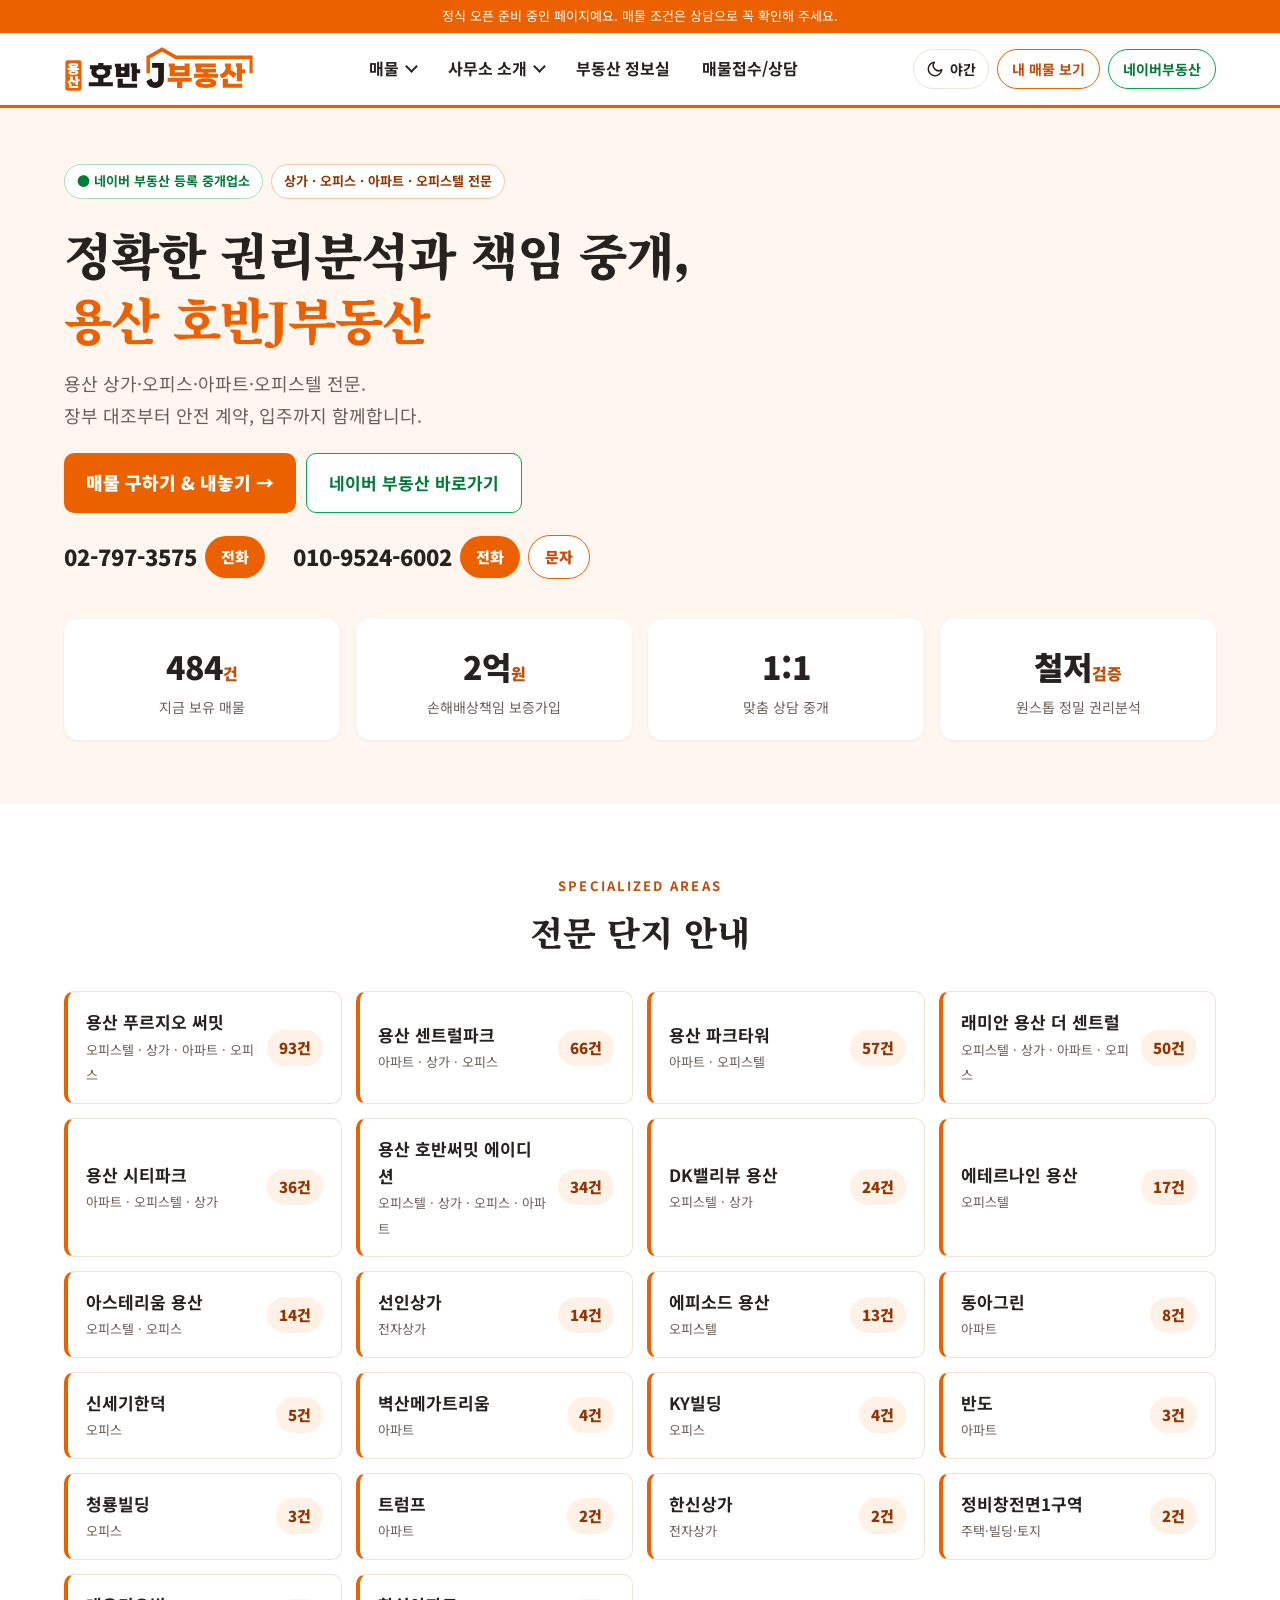
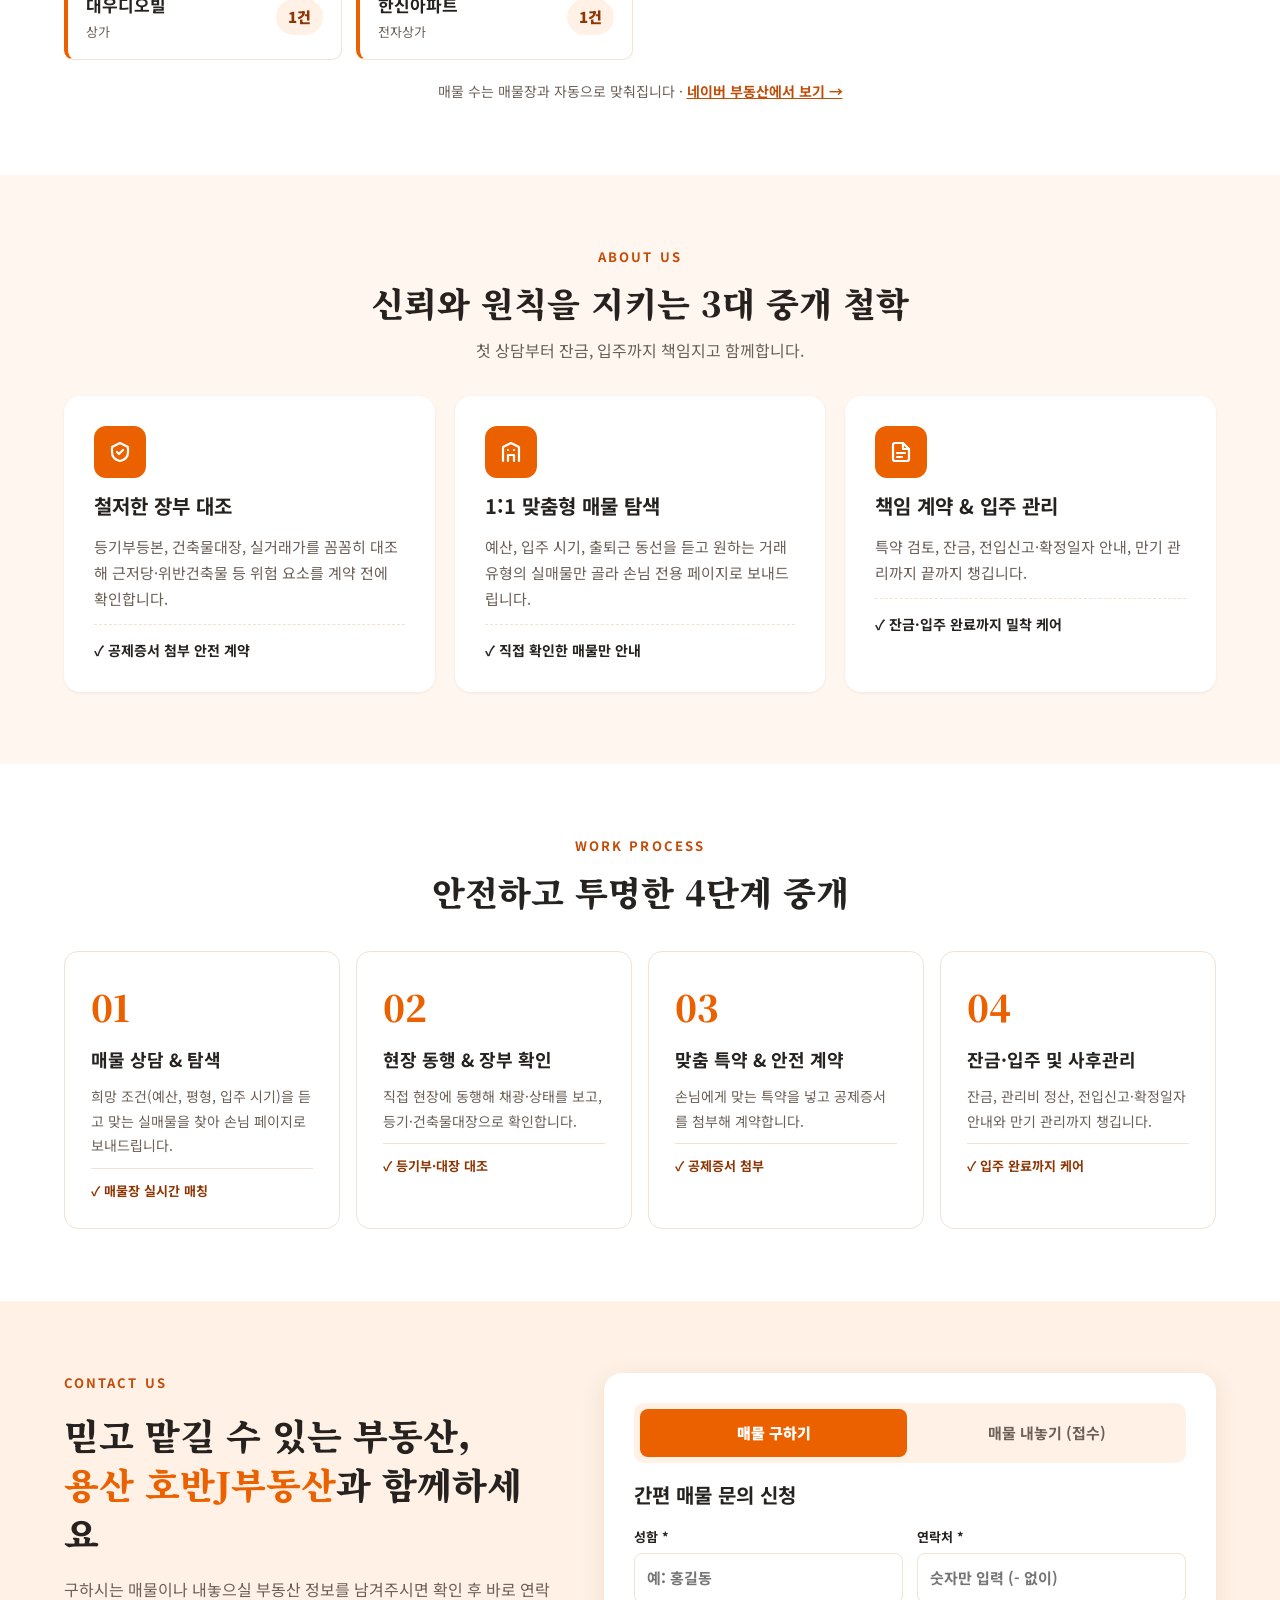
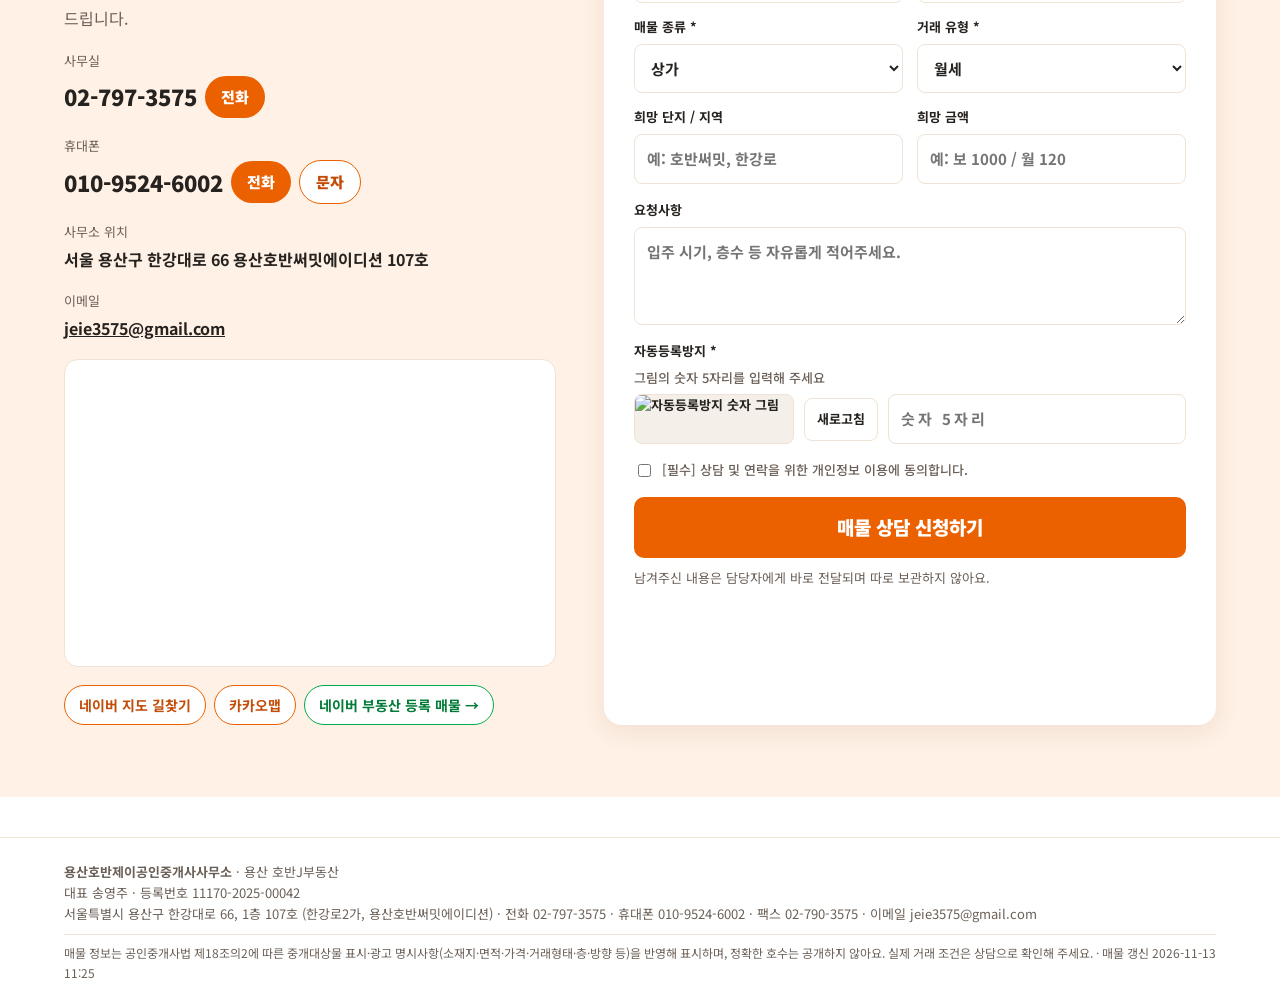
<file: index.html>
<!doctype html>
<html lang="ko"><head><meta charset="utf-8"><meta name="viewport" content="width=device-width,initial-scale=1">
<title>용산 호반J부동산 | 상가·오피스·아파트·오피스텔 전문</title>
<meta name="robots" content="noindex,nofollow"><!-- 시안: 공개 전까지 검색 노출 금지. 공개 때 index,follow 로 바꿈 -->
<meta name="description" content="용산 호반J부동산(용산호반제이공인중개사사무소) — 용산 상가·오피스·아파트·오피스텔 매매, 전세, 월세. 정확한 권리분석과 책임 중개.">
<meta property="og:title" content="용산 호반J부동산 | 상가·오피스·아파트·오피스텔 전문"><meta property="og:description" content="정확한 권리분석과 책임 중개. 용산 매물과 단지 정보를 한곳에서.">
<meta property="og:type" content="website"><meta property="og:locale" content="ko_KR">
<link rel="canonical" href="https://jeie-realty.github.io/">
<link rel="icon" href="assets/logo.svg">
<script>try{var t=localStorage.getItem("theme");if(t)document.documentElement.dataset.theme=t}catch(e){}</script>
<link rel="stylesheet" href="assets/site.css?v=11131000">
<style>form.ask label[hidden]{display:none}</style>
<script type="application/ld+json">{"@context":"https://schema.org","@type":"RealEstateAgent","name":"용산호반제이공인중개사사무소","alternateName":"용산 호반J부동산","address":{"@type":"PostalAddress","streetAddress":"서울특별시 용산구 한강대로 66, 1층 107호 (한강로2가, 용산호반써밋에이디션)","addressLocality":"서울특별시 용산구","addressCountry":"KR"},"telephone":"02-797-3575","faxNumber":"02-790-3575","email":"jeie3575@gmail.com","areaServed":["서울 용산구 한강로","용산","용산역"],"url":"https://jeie-realty.github.io/","sameAs":["https://m.land.naver.com/agency/info/jeie3575"]}</script>
</head><body>
<main class="home">

<section class="band hero2"><div class="wrap">
 <div class="badges">
  <a class="badge naver" href="https://m.land.naver.com/agency/info/jeie3575" rel="noopener">● 네이버 부동산 등록 중개업소</a>
  <span class="badge">상가 · 오피스 · 아파트 · 오피스텔 전문</span>
 </div>
 <h1>정확한 권리분석과 책임 중개,<br><em>용산 호반J부동산</em></h1>
 <p class="lead">용산 상가·오피스·아파트·오피스텔 전문.<br>장부 대조부터 안전 계약, 입주까지 함께합니다.</p>
 <div class="cta">
  <a class="main" href="#contact">매물 구하기 &amp; 내놓기 →</a>
  <a class="nv" href="https://m.land.naver.com/agency/info/jeie3575" rel="noopener">네이버 부동산 바로가기</a>
 </div>
 <div class="phones">
  <div class="ph1"><b>02-797-3575</b><a class="call" href="tel:027973575">전화</a></div>
  <div class="ph1"><b>010-9524-6002</b><a class="call" href="tel:01095246002">전화</a><a class="sms" href="sms:01095246002">문자</a></div>
 </div>
 <div class="stats">
  <div class="stat"><b id="cnt">-<small>건</small></b><span>지금 보유 매물</span></div>
  <div class="stat"><b>2억<small>원</small></b><span>손해배상책임 보증가입</span></div>
  <div class="stat"><b>1:1</b><span>맞춤 상담 중개</span></div>
  <div class="stat"><b>철저<small>검증</small></b><span>원스톱 정밀 권리분석</span></div>
 </div>
</div></section>

<section id="complex"><div class="wrap">
 <div class="sh"><span class="kick">SPECIALIZED AREAS</span><h2>전문 단지 안내</h2></div>
 <div class="cxg" id="cxg"></div>
 <p class="cxnote">매물 수는 매물장과 자동으로 맞춰집니다 · <a href="https://m.land.naver.com/agency/info/jeie3575" rel="noopener"><b>네이버 부동산에서 보기 →</b></a></p>
</div></section>

<section id="about" class="band"><div class="wrap">
 <div class="sh"><span class="kick">ABOUT US</span><h2>신뢰와 원칙을 지키는 3대 중개 철학</h2><p>첫 상담부터 잔금, 입주까지 책임지고 함께합니다.</p></div>
 <div class="g3">
  <div class="pc"><div class="ic"><svg width="24" height="24" viewBox="0 0 24 24" fill="none" stroke="#fff" stroke-width="2.2" stroke-linecap="round" stroke-linejoin="round" aria-hidden="true"><path d="M9 12l2 2 4-4"/><path d="M12 3l8 4v5c0 5-3.5 8-8 9-4.5-1-8-4-8-9V7z"/></svg></div>
   <h3>철저한 장부 대조</h3><p>등기부등본, 건축물대장, 실거래가를 꼼꼼히 대조해 근저당·위반건축물 등 위험 요소를 계약 전에 확인합니다.</p><span class="ck">✓ 공제증서 첨부 안전 계약</span></div>
  <div class="pc"><div class="ic"><svg width="24" height="24" viewBox="0 0 24 24" fill="none" stroke="#fff" stroke-width="2.2" stroke-linecap="round" stroke-linejoin="round" aria-hidden="true"><path d="M4 21V7l8-4 8 4v14"/><path d="M9 21v-6h6v6"/><path d="M9 10h.01M15 10h.01"/></svg></div>
   <h3>1:1 맞춤형 매물 탐색</h3><p>예산, 입주 시기, 출퇴근 동선을 듣고 원하는 거래유형의 실매물만 골라 손님 전용 페이지로 보내드립니다.</p><span class="ck">✓ 직접 확인한 매물만 안내</span></div>
  <div class="pc"><div class="ic"><svg width="24" height="24" viewBox="0 0 24 24" fill="none" stroke="#fff" stroke-width="2.2" stroke-linecap="round" stroke-linejoin="round" aria-hidden="true"><path d="M14 3H6a2 2 0 0 0-2 2v14a2 2 0 0 0 2 2h12a2 2 0 0 0 2-2V9z"/><path d="M14 3v6h6M8 13h8M8 17h5"/></svg></div>
   <h3>책임 계약 &amp; 입주 관리</h3><p>특약 검토, 잔금, 전입신고·확정일자 안내, 만기 관리까지 끝까지 챙깁니다.</p><span class="ck">✓ 잔금·입주 완료까지 밀착 케어</span></div>
 </div>
</div></section>

<section id="process"><div class="wrap">
 <div class="sh"><span class="kick">WORK PROCESS</span><h2>안전하고 투명한 4단계 중개</h2></div>
 <div class="g4">
  <div class="st"><span class="no">01</span><h3>매물 상담 &amp; 탐색</h3><p>희망 조건(예산, 평형, 입주 시기)을 듣고 맞는 실매물을 찾아 손님 페이지로 보내드립니다.</p><span class="ck">✓ 매물장 실시간 매칭</span></div>
  <div class="st"><span class="no">02</span><h3>현장 동행 &amp; 장부 확인</h3><p>직접 현장에 동행해 채광·상태를 보고, 등기·건축물대장으로 확인합니다.</p><span class="ck">✓ 등기부·대장 대조</span></div>
  <div class="st"><span class="no">03</span><h3>맞춤 특약 &amp; 안전 계약</h3><p>손님에게 맞는 특약을 넣고 공제증서를 첨부해 계약합니다.</p><span class="ck">✓ 공제증서 첨부</span></div>
  <div class="st"><span class="no">04</span><h3>잔금·입주 및 사후관리</h3><p>잔금, 관리비 정산, 전입신고·확정일자 안내와 만기 관리까지 챙깁니다.</p><span class="ck">✓ 입주 완료까지 케어</span></div>
 </div>
</div></section>

<section id="contact" class="contact"><div class="wrap cwrap">
 <div class="cinfo">
  <span class="kick">CONTACT US</span>
  <h2>믿고 맡길 수 있는 부동산,<br><em>용산 호반J부동산</em>과 함께하세요</h2>
  <p class="mut" style="margin:0;font-size:16px;line-height:1.8">구하시는 매물이나 내놓으실 부동산 정보를 남겨주시면 확인 후 바로 연락드립니다.</p>
  <div><span class="lb">사무실</span><div class="ph1"><b>02-797-3575</b><a class="call" href="tel:027973575">전화</a></div></div>
  <div><span class="lb">휴대폰</span><div class="ph1"><b>010-9524-6002</b><a class="call" href="tel:01095246002">전화</a><a class="sms" href="sms:01095246002">문자</a></div></div>
  <div><span class="lb">사무소 위치</span><b>서울 용산구 한강대로 66 용산호반써밋에이디션 107호</b></div>
  <div><span class="lb">이메일</span><b><a href="mailto:jeie3575@gmail.com" style="color:inherit">jeie3575@gmail.com</a></b></div>
  <div class="cmap"><iframe title="용산 호반J부동산 위치 지도" src="https://maps.google.com/maps?q=%EC%84%9C%EC%9A%B8%20%EC%9A%A9%EC%82%B0%EA%B5%AC%20%ED%95%9C%EA%B0%95%EB%8C%80%EB%A1%9C%2066&hl=ko&z=17&output=embed" loading="lazy" referrerpolicy="no-referrer" allowfullscreen></iframe></div>
  <div class="maplinks"><a class="pill" href="https://map.naver.com/p/search/%EC%84%9C%EC%9A%B8%20%EC%9A%A9%EC%82%B0%EA%B5%AC%20%ED%95%9C%EA%B0%95%EB%8C%80%EB%A1%9C%2066" target="_blank" rel="noopener">네이버 지도 길찾기</a><a class="pill" href="https://map.kakao.com/link/search/%EC%84%9C%EC%9A%B8%20%EC%9A%A9%EC%82%B0%EA%B5%AC%20%ED%95%9C%EA%B0%95%EB%8C%80%EB%A1%9C%2066" target="_blank" rel="noopener">카카오맵</a><a class="pill naver" href="https://m.land.naver.com/agency/info/jeie3575" rel="noopener">네이버 부동산 등록 매물 →</a></div>
 </div>
 <form class="ask" id="ask">
  <div class="tabs" role="tablist"><button type="button" class="on" data-k="구하기">매물 구하기</button><button type="button" data-k="내놓기">매물 내놓기 (접수)</button></div>
  <h3 style="margin:0;font-size:20px">간편 매물 문의 신청</h3>
  <div class="fg">
   <label>성함 *<input name="name" required placeholder="예: 홍길동"></label>
   <label>연락처 *<input name="tel" type="tel" inputmode="numeric" maxlength="12" required placeholder="숫자만 입력 (- 없이)"></label>
   <label>매물 종류 *<select name="kind"><option>상가</option><option>오피스</option><option>아파트</option><option>오피스텔</option><option>기타</option></select></label>
   <label>거래 유형 *<select name="deal"><option>월세</option><option>전세</option><option>매매</option></select></label>
   <label class="m-find">희망 단지 / 지역<input name="where" placeholder="예: 호반써밋, 한강로"></label>
   <label class="m-own" hidden>단지명 *<input name="odanji" placeholder="예: 용산 호반써밋"></label>
   <label class="m-own" hidden>동<input name="odong" placeholder="예: 101 (동이 없으면 비워두세요)"></label>
   <label class="m-own" hidden>호실 *<input name="oho" placeholder="예: 1203"></label>
   <label>희망 금액<input name="price" placeholder="예: 보 1000 / 월 120"></label>
  </div>
  <label>요청사항<textarea name="req" rows="3" placeholder="입주 시기, 층수 등 자유롭게 적어주세요."></textarea></label>
  <label>자동등록방지 * <span style="font-weight:500;color:var(--mut)">그림의 숫자 5자리를 입력해 주세요</span>
   <span class="cap"><img id="capimg" alt="자동등록방지 숫자 그림"><button type="button" class="re" id="capre">새로고침</button><input name="cap" inputmode="numeric" autocomplete="off" maxlength="5" required placeholder="숫자 5자리"></span></label>
  <label class="agree"><input type="checkbox" name="ok" required>[필수] 상담 및 연락을 위한 개인정보 이용에 동의합니다.</label>
  <button type="submit">매물 상담 신청하기</button>
  <p class="hint" id="askmsg" role="status">남겨주신 내용은 담당자에게 바로 전달되며 따로 보관하지 않아요.</p>
 </form>
</div></section>

</main>
<script src="assets/site.js?v=11131000"></script>
<script>
loadListings().then(L=>{chrome('index');
 document.getElementById('cnt').innerHTML=L.length+'<small>건</small>';
 const skip=new Set(['기타','일반상가','단독주택','상가건물','']);const agg={};
 for(const x of L){const c=x.complex||'';if(skip.has(c))continue;(agg[c]=agg[c]||{n:0,k:{}}).n++;agg[c].k[x.cat]=(agg[c].k[x.cat]||0)+1}
 document.getElementById('cxg').innerHTML=Object.entries(agg).sort((a,b)=>b[1].n-a[1].n).map(([c,v])=>`<a class="cx" href="listings.html?q=${encodeURIComponent(c)}"><span><strong>${esc(c)}</strong><small>${Object.entries(v.k).sort((a,b)=>b[1]-a[1]).map(e=>esc(e[0])).join(' · ')}</small></span><span class="n">${v.n}건</span></a>`).join('');
 if(location.hash){const t=document.querySelector(location.hash);if(t)t.scrollIntoView()}
});
let mode='구하기';
function setMode(k){mode=k;document.querySelectorAll('.tabs button').forEach(o=>o.classList.toggle('on',o.dataset.k===k));const own=k==='내놓기';
 document.querySelectorAll('#ask .m-own').forEach(l=>l.hidden=!own);document.querySelectorAll('#ask .m-find').forEach(l=>l.hidden=own);
 ['odanji','oho'].forEach(n=>document.querySelector('#ask [name='+n+']').required=own)}
document.querySelectorAll('.tabs button').forEach(b=>b.onclick=()=>setMode(b.dataset.k));
document.querySelector('#ask [name=tel]').addEventListener('input',e=>{const v=e.target.value.replace(/\D/g,'');if(v!==e.target.value)e.target.value=v});
const SB='https://ctgaawyuwqihybxrdcgt.supabase.co',KEY='sb_publishable_g-3Lbb_ygZL5gTvDvU06OA_HoWDzGaE';
let capId=null;const H={'Content-Type':'application/json',apikey:KEY,Authorization:'Bearer '+KEY};
async function loadCap(){capId=null;const im=document.getElementById('capimg');im.removeAttribute('src');
 try{const r=await fetch(SB+'/rest/v1/rpc/get_captcha',{method:'POST',headers:H,body:'{}'});const j=r.ok?await r.json():null;
  if(j&&j.id){capId=j.id;im.src='data:image/svg+xml;charset=utf-8,'+encodeURIComponent(j.svg)}}catch(_){}}
document.getElementById('capre').onclick=()=>{loadCap();document.querySelector('#ask [name=cap]').value=''};loadCap();
document.getElementById('ask').onsubmit=async e=>{e.preventDefault();const fm=e.target,f=new FormData(fm),g=k=>(f.get(k)||'').toString().trim(),btn=fm.querySelector('button[type=submit]'),msg=document.getElementById('askmsg');
 btn.disabled=true;btn.textContent='보내는 중…';let r='';
 try{const res=await fetch(SB+'/rest/v1/rpc/submit_inquiry',{method:'POST',headers:H,
  body:JSON.stringify({p_cap_id:capId,p_cap:g('cap'),p_mode:mode,p_name:g('name'),p_tel:g('tel'),p_kind:g('kind'),p_deal:g('deal'),p_where:mode==='내놓기'?[g('odanji'),g('odong')&&g('odong').replace(/동$/,'')+'동',g('oho')&&g('oho').replace(/호$/,'')+'호'].filter(Boolean).join(' '):g('where'),p_price:g('price'),p_req:g('req')})});r=res.ok?await res.json():'err'}catch(_){r='err'}
 btn.disabled=false;btn.textContent='매물 상담 신청하기';
 if(r!=='ok')fm.querySelector('[name=cap]').value='';loadCap();
 if(r==='ok'){fm.reset();setMode(mode);msg.textContent='접수됐어요. 확인 후 바로 연락드릴게요.';msg.className='hint ok'}
 else if(r==='captcha'){msg.textContent='자동등록방지 숫자가 맞지 않아요. 새 그림의 숫자를 입력해 주세요.';msg.className='hint bad'}
 else if(r==='invalid'){msg.textContent='성함과 연락처를 다시 확인해 주세요.';msg.className='hint bad'}
 else{msg.textContent='지금 접수가 어려워요. 02-797-3575 또는 010-9524-6002로 연락 주세요.';msg.className='hint bad'}};
</script>
</body></html>
</file>
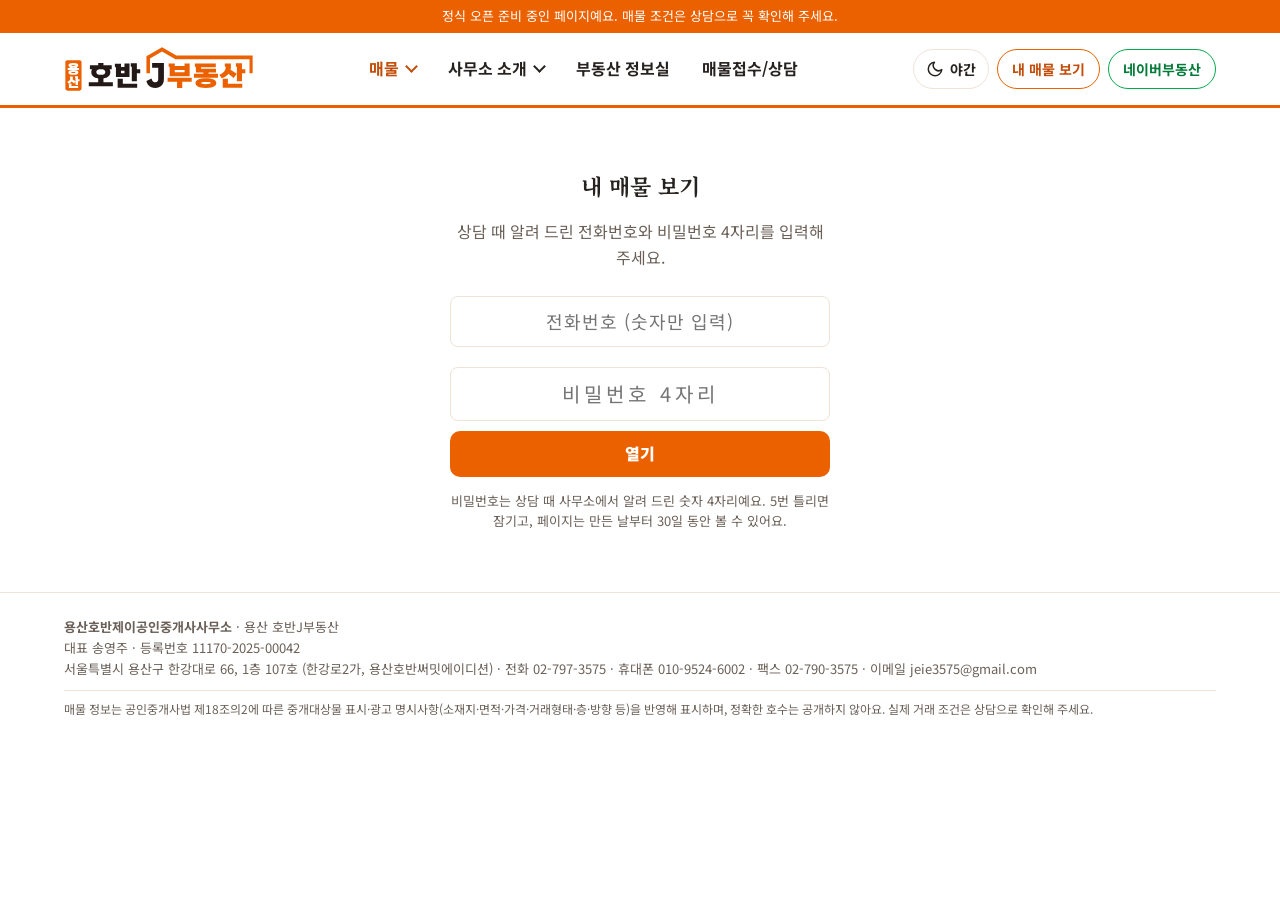
<file: client.html>
<!doctype html>
<html lang="ko"><head><meta charset="utf-8"><meta name="viewport" content="width=device-width,initial-scale=1">
<title>내 매물 보기 | 용산 호반J부동산</title>
<meta name="robots" content="noindex,nofollow,noarchive"><meta name="referrer" content="no-referrer"><!-- 손님 페이지는 항상 검색 제외 -->
<script>try{var t=localStorage.getItem("theme");if(t)document.documentElement.dataset.theme=t}catch(e){}</script>
<link rel="stylesheet" href="assets/site.css?v=11131000"></head><body>
<main class="wrap">
 <div class="gate" id="gate"><h2>내 매물 보기</h2>
  <p class="mut" id="gtxt"></p>
  <input id="ph" type="tel" inputmode="tel" maxlength="13" placeholder="전화번호 (숫자만 입력)" autocomplete="off" style="letter-spacing:1px;font-size:18px" hidden>
  <input id="pw" type="password" inputmode="numeric" pattern="[0-9]*" maxlength="4" placeholder="비밀번호 4자리" autocomplete="off"><button id="go" style="width:100%">열기</button>
  <p class="mut" id="msg" style="font-size:14px;margin-top:12px"></p>
  <p class="mut" style="font-size:13px;margin-top:14px">비밀번호는 상담 때 사무소에서 알려 드린 숫자 4자리예요. 5번 틀리면 잠기고, 페이지는 만든 날부터 30일 동안 볼 수 있어요.</p></div>
 <div id="page" hidden></div>
</main>
<script src="assets/site.js?v=11131000"></script>
<script>
// 비밀번호는 서버(Supabase open_client_page / open_client_by_phone)에서 확인. 응답에는 그 손님 페이지에 담긴 매물의 공개 허용 칸만 옴
// 매물 상세(#d=번호)는 이 화면에서 비밀번호를 통과한 뒤에만 보여 줌 (주소로 바로 열면 비밀번호 화면)
const SB='https://ctgaawyuwqihybxrdcgt.supabase.co',KEY='sb_publishable_g-3Lbb_ygZL5gTvDvU06OA_HoWDzGaE';
const NAMEMAP={'래미안':'래미안 용산 더 센트럴','써밋':'용산 푸르지오 써밋','호반':'용산 호반써밋 에이디션','DK':'DK밸리뷰 용산','시티파크':'용산 시티파크','파크타워':'용산 파크타워','센트럴파크':'용산 센트럴파크','아스테리움':'아스테리움 용산','에테르나인용산':'에테르나인 용산','에피소드':'에피소드 용산'};
const hp=()=>new URLSearchParams(location.hash.slice(1));
const tok=(hp().get('t')||'').trim();
chrome('client');
const $=s=>document.querySelector(s),msg=t=>$('#msg').textContent=t;
let PAGE=null;   // 비밀번호를 통과한 뒤에만 채워짐 (메모리에만, 새로고침하면 다시 비밀번호)
if(tok){$('#gtxt').textContent='상담 때 받으신 링크예요. 비밀번호 4자리를 입력해 주세요.'}
else{$('#ph').hidden=false;$('#gtxt').textContent='상담 때 알려 드린 전화번호와 비밀번호 4자리를 입력해 주세요.'}
const ERR={notfound:'없는 페이지예요. 링크를 다시 확인해 주세요.',locked:'비밀번호를 5번 틀려서 잠겼어요. 사무소에 연락해 주세요.',expired:'볼 수 있는 기간(30일)이 지났어요. 사무소에 연장을 요청해 주세요.'};
const d10=s=>String(s||'').slice(0,10);
async function call(fn,body){const r=await fetch(SB+'/rest/v1/rpc/'+fn,{method:'POST',headers:{apikey:KEY,Authorization:'Bearer '+KEY,'Content-Type':'application/json'},body:JSON.stringify(body)});return r.json()}
async function openPage(){const pw=$('#pw').value.trim(),ph=$('#ph').value.replace(/\D/g,'');
 if(!tok&&ph.length<8){msg('전화번호를 입력해 주세요.');return}
 if(!/^\d{4}$/.test(pw)){msg('비밀번호 숫자 4자리를 입력해 주세요.');return}
 $('#go').disabled=true;msg('확인 중…');
 try{const j=tok?await call('open_client_page',{p_token:tok,p_pw:pw}):await call('open_client_by_phone',{p_phone:ph,p_pw:pw});$('#go').disabled=false;
  if(j.error){$('#pw').value='';
   if(!tok){msg('전화번호 또는 비밀번호가 맞지 않아요.');return}   // 전화번호 방식은 실패 이유를 알려 주지 않음
   msg(j.error==='wrong'?`비밀번호가 맞지 않아요. (${j.left}번 더 틀리면 잠겨요)`:(ERR[j.error]||'열 수 없어요.'));return}
  PAGE=j;route()}catch(e){$('#go').disabled=false;msg('연결이 잘 안 돼요. 잠시 후 다시 해 주세요.')}}
function items(){return (PAGE.items||[]).map(x=>{const {deal,...rest}=x;return norm({...rest,complex:NAMEMAP[x.danji]||x.danji||'기타',pyeongKind:x.cat==='아파트'?'공급':'전용',deals:String(deal||'').split(',').map(s=>s.trim()).filter(Boolean)})})}
function condHtml(P){const F=[['입주일',P.move_in],['희망거래유형',P.want_deal],['희망보증금',P.want_deposit],['희망월세',P.want_rent]].filter(([,v])=>v);
 if(!F.length&&!P.cond)return '';
 return `<div class="note"><b>찾으시는 조건</b>${F.length?`<dl class="spec">${F.map(([l,v])=>`<dt>${l}</dt><dd>${esc(v)}</dd>`).join('')}</dl>`:''}${P.cond?`<div style="white-space:pre-wrap;margin-top:4px">${esc(P.cond)}</div>`:''}</div>`}
function telBtn(){const t=(PAGE&&PAGE.staff==='대표'&&OFFICE.mobile)?OFFICE.mobile:OFFICE.tel;return t?`<a class="btn" href="tel:${t.replace(/[^0-9]/g,'')}">${esc(t)} 전화로 문의</a>`:''}
function route(){if(!PAGE){$('#gate').hidden=false;$('#page').hidden=true;return}
 $('#gate').hidden=true;const el=$('#page');el.hidden=false;const L=items(),d=hp().get('d');
 const back=tok?`#t=${encodeURIComponent(tok)}`:'#';
 if(d){const x=L.find(y=>String(y.n)===d);
  if(!x){el.innerHTML=`<section><p class="mut">이 페이지에 없는 매물이에요.</p><a href="${back}">← 목록으로</a></section>`;return}
  el.innerHTML=`<section><a href="${back}">← ${esc(PAGE.title)}</a><div style="max-width:560px;margin-top:12px">${card(x,`<dl class="spec">
   <dt>분류</dt><dd>${esc(x.cat||'')}</dd><dt>단지</dt><dd>${esc(x.complex)}</dd>${x.type?`<dt>타입</dt><dd>${esc(x.type)}</dd>`:''}
   ${x.pyeong?`<dt>면적</dt><dd>${esc(x.pyeongKind)} ${x.pyeong}평${x.area?` (${x.area}㎡)`:''}</dd>`:''}${x.floor?`<dt>층</dt><dd>${esc(x.floor)}</dd>`:''}${x.dir?`<dt>방향</dt><dd>${esc(x.dir)}향</dd>`:''}
   <dt>거래</dt><dd>${esc((x.deals||[]).join(', ')||'상담')}</dd>${x.checked?`<dt>확인일</dt><dd>${esc(x.checked)}</dd>`:''}<dt>상태</dt><dd>${x.avail?'거래 가능':'<b>거래 상황이 바뀌었어요.</b> 사무소에 확인해 주세요.'}</dd></dl>`)}</div>
   <div style="margin-top:18px">${telBtn()}</div><p class="mut" style="font-size:13px;margin-top:14px">정확한 호수와 임대인 정보는 상담 때 안내해 드려요.</p></section>`;return}
 el.innerHTML=`<section><h2>${esc(PAGE.title)}</h2><p class="mut" style="margin-top:-8px">${d10(PAGE.created)} 작성 · ${d10(PAGE.expires)}까지 볼 수 있어요</p>
 ${condHtml(PAGE)}
 ${PAGE.note?`<div class="box" style="margin-bottom:16px;white-space:pre-wrap">💬 ${esc(PAGE.note)}</div>`:''}
 <div class="grid">${L.map(x=>`<a href="${tok?`#t=${encodeURIComponent(tok)}&`:'#'}d=${x.n}" style="text-decoration:none;color:inherit">${card(x,(x.avail?'':'<p class="mut" style="margin:8px 0 0"><b>거래 상황이 바뀌었어요.</b> 사무소에 확인해 주세요.</p>')+'<p class="mut" style="margin:8px 0 0;font-size:13px">자세히 보기 →</p>')}</a>`).join('')||'<p class="mut">담긴 매물이 없어요.</p>'}</div>
 <div style="margin-top:18px">${telBtn()}</div>
 <p class="mut" style="font-size:13px;margin-top:16px">이 페이지에는 임대인·세입자 정보와 정확한 호수가 나오지 않아요. 자세한 내용은 상담 때 안내해 드려요.</p></section>`;scrollTo(0,0)}
window.addEventListener('hashchange',route);
$('#go').onclick=openPage;$('#pw').onkeydown=e=>{if(e.key==='Enter')openPage()};
</script>
</body></html>
</file>
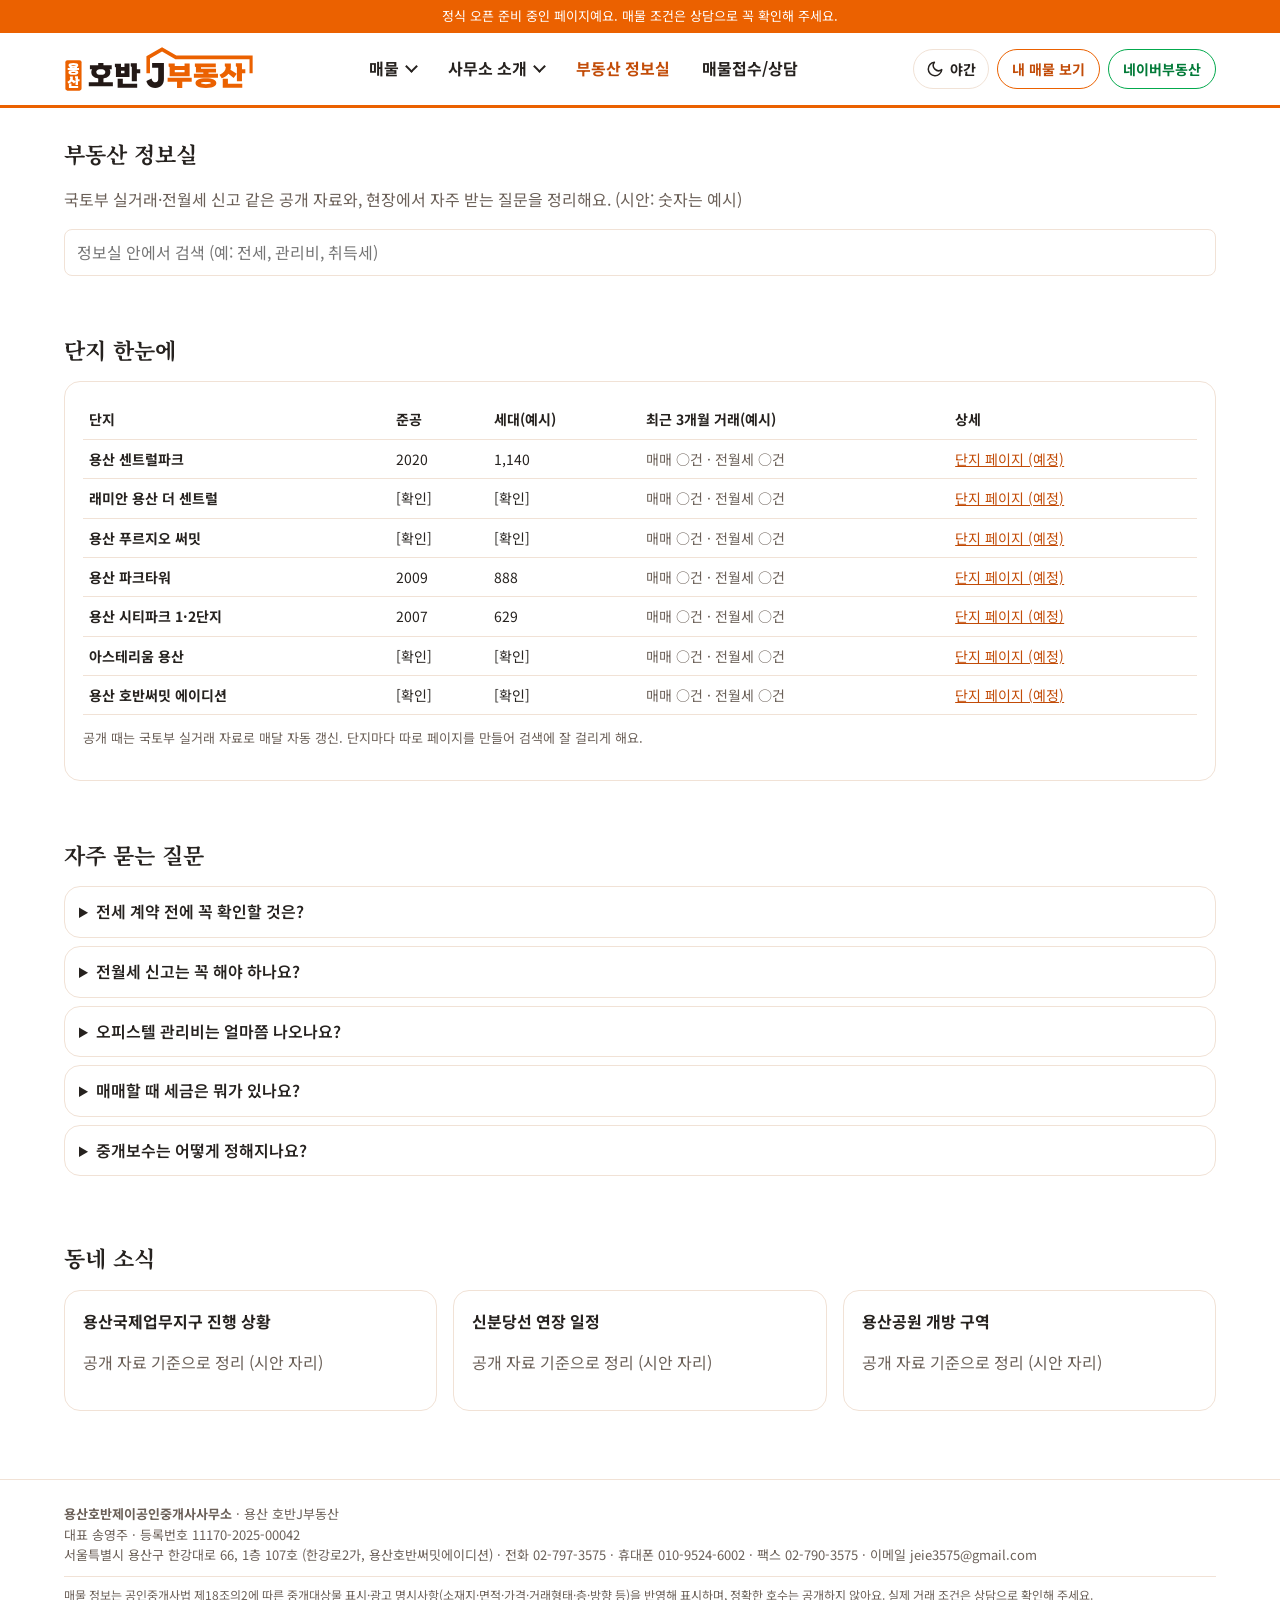
<file: info.html>
<!doctype html>
<html lang="ko"><head><meta charset="utf-8"><meta name="viewport" content="width=device-width,initial-scale=1">
<title>부동산 정보실 | 용산 단지 시세·실거래·계약 가이드 | 용산 호반J부동산</title><meta name="robots" content="noindex,nofollow">
<meta name="description" content="용산 센트럴파크·래미안 용산 더 센트럴·푸르지오 써밋·파크타워·시티파크 단지 정보, 실거래와 전월세 신고 흐름, 계약 전 체크리스트.">
<script>try{var t=localStorage.getItem("theme");if(t)document.documentElement.dataset.theme=t}catch(e){}</script>
<link rel="stylesheet" href="assets/site.css?v=11131000"></head><body>
<main class="wrap">
 <section><h2>부동산 정보실</h2><p class="mut">국토부 실거래·전월세 신고 같은 공개 자료와, 현장에서 자주 받는 질문을 정리해요. (시안: 숫자는 예시)</p>
  <input id="iq" placeholder="정보실 안에서 검색 (예: 전세, 관리비, 취득세)" style="font:inherit;width:100%;padding:10px 12px;border:1px solid var(--line);border-radius:8px;background:var(--card);color:var(--ink)"></section>
 <section><h2>단지 한눈에</h2><div class="box" style="overflow-x:auto"><table class="t"><thead><tr><th>단지</th><th>준공</th><th>세대(예시)</th><th>최근 3개월 거래(예시)</th><th>상세</th></tr></thead><tbody id="cx"></tbody></table>
  <p class="mut" style="font-size:13px">공개 때는 국토부 실거래 자료로 매달 자동 갱신. 단지마다 따로 페이지를 만들어 검색에 잘 걸리게 해요.</p></div></section>
 <section class="faq" id="faq"><h2>자주 묻는 질문</h2>
  <details data-k="전세 보증금 확인 등기"><summary>전세 계약 전에 꼭 확인할 것은?</summary><p>등기부등본(근저당·가압류), 건축물대장(위반건축물 여부), 임대인 신분 확인, 보증보험 가입 가능 여부를 봐요. 계약 당일 등기부를 한 번 더 확인해요.</p></details>
  <details data-k="전월세 신고 30일"><summary>전월세 신고는 꼭 해야 하나요?</summary><p>보증금 6천만 원 넘거나 월세 30만 원 넘는 계약은 계약일부터 30일 안에 신고해요. 신고하면 확정일자도 같이 받아져요.</p></details>
  <details data-k="관리비 오피스텔"><summary>오피스텔 관리비는 얼마쯤 나오나요?</summary><p>단지·면적·계절마다 달라요. 매물마다 최근 관리비를 상담 때 알려 드려요.</p></details>
  <details data-k="취득세 매매 세금"><summary>매매할 때 세금은 뭐가 있나요?</summary><p>취득세, 등기 비용, 중개보수가 기본이에요. 주택 수·조정지역 여부에 따라 달라져서 계약 전에 따로 계산해 드려요. (공개 전 세무 내용 검수 필요)</p></details>
  <details data-k="중개보수 수수료"><summary>중개보수는 어떻게 정해지나요?</summary><p>거래 금액 구간별 법정 상한 안에서 정해요. 계약 전에 금액을 미리 알려 드려요.</p></details>
 </section>
 <section><h2>동네 소식</h2><div class="cols"><div class="box"><b>용산국제업무지구 진행 상황</b><p class="mut">공개 자료 기준으로 정리 (시안 자리)</p></div><div class="box"><b>신분당선 연장 일정</b><p class="mut">공개 자료 기준으로 정리 (시안 자리)</p></div><div class="box"><b>용산공원 개방 구역</b><p class="mut">공개 자료 기준으로 정리 (시안 자리)</p></div></div></section>
</main>
<script src="assets/site.js?v=11131000"></script>
<script>chrome('info');
// 세대·준공은 확인된 것만 숫자, 나머지는 공개 전 건축물대장으로 채움
const CX=[['용산 센트럴파크','2020','1,140'],['래미안 용산 더 센트럴','[확인]','[확인]'],['용산 푸르지오 써밋','[확인]','[확인]'],['용산 파크타워','2009','888'],['용산 시티파크 1·2단지','2007','629'],['아스테리움 용산','[확인]','[확인]'],['용산 호반써밋 에이디션','[확인]','[확인]']];
document.getElementById('cx').innerHTML=CX.map(([n,y,u])=>`<tr><td><b>${n}</b></td><td>${y}</td><td>${u}</td><td class="mut">매매 ○건 · 전월세 ○건</td><td><a href="#">단지 페이지 (예정)</a></td></tr>`).join('');
document.getElementById('iq').oninput=e=>{const w=e.target.value.trim();document.querySelectorAll('#faq details').forEach(d=>{const hit=!w||(d.dataset.k+d.innerText).includes(w);d.style.display=hit?'':'none';if(w&&hit)d.open=true})};</script>
</body></html>
</file>
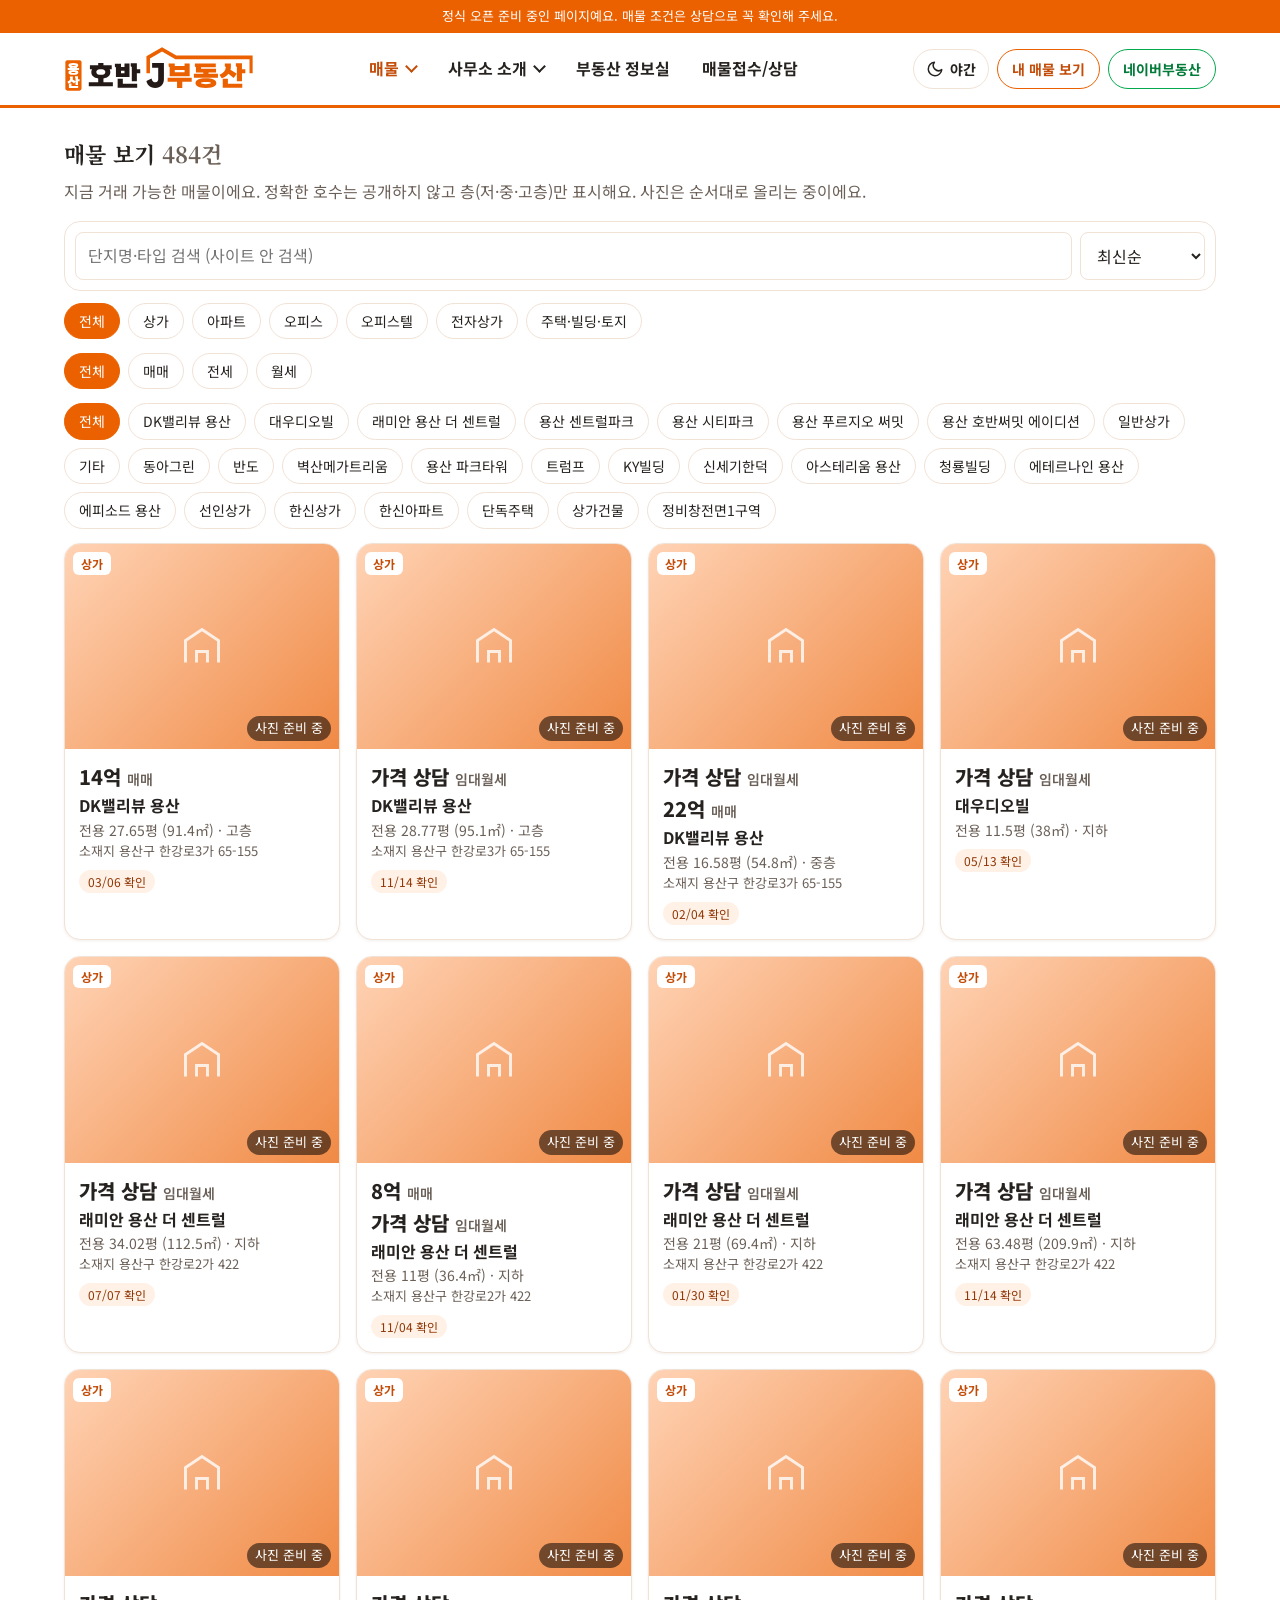
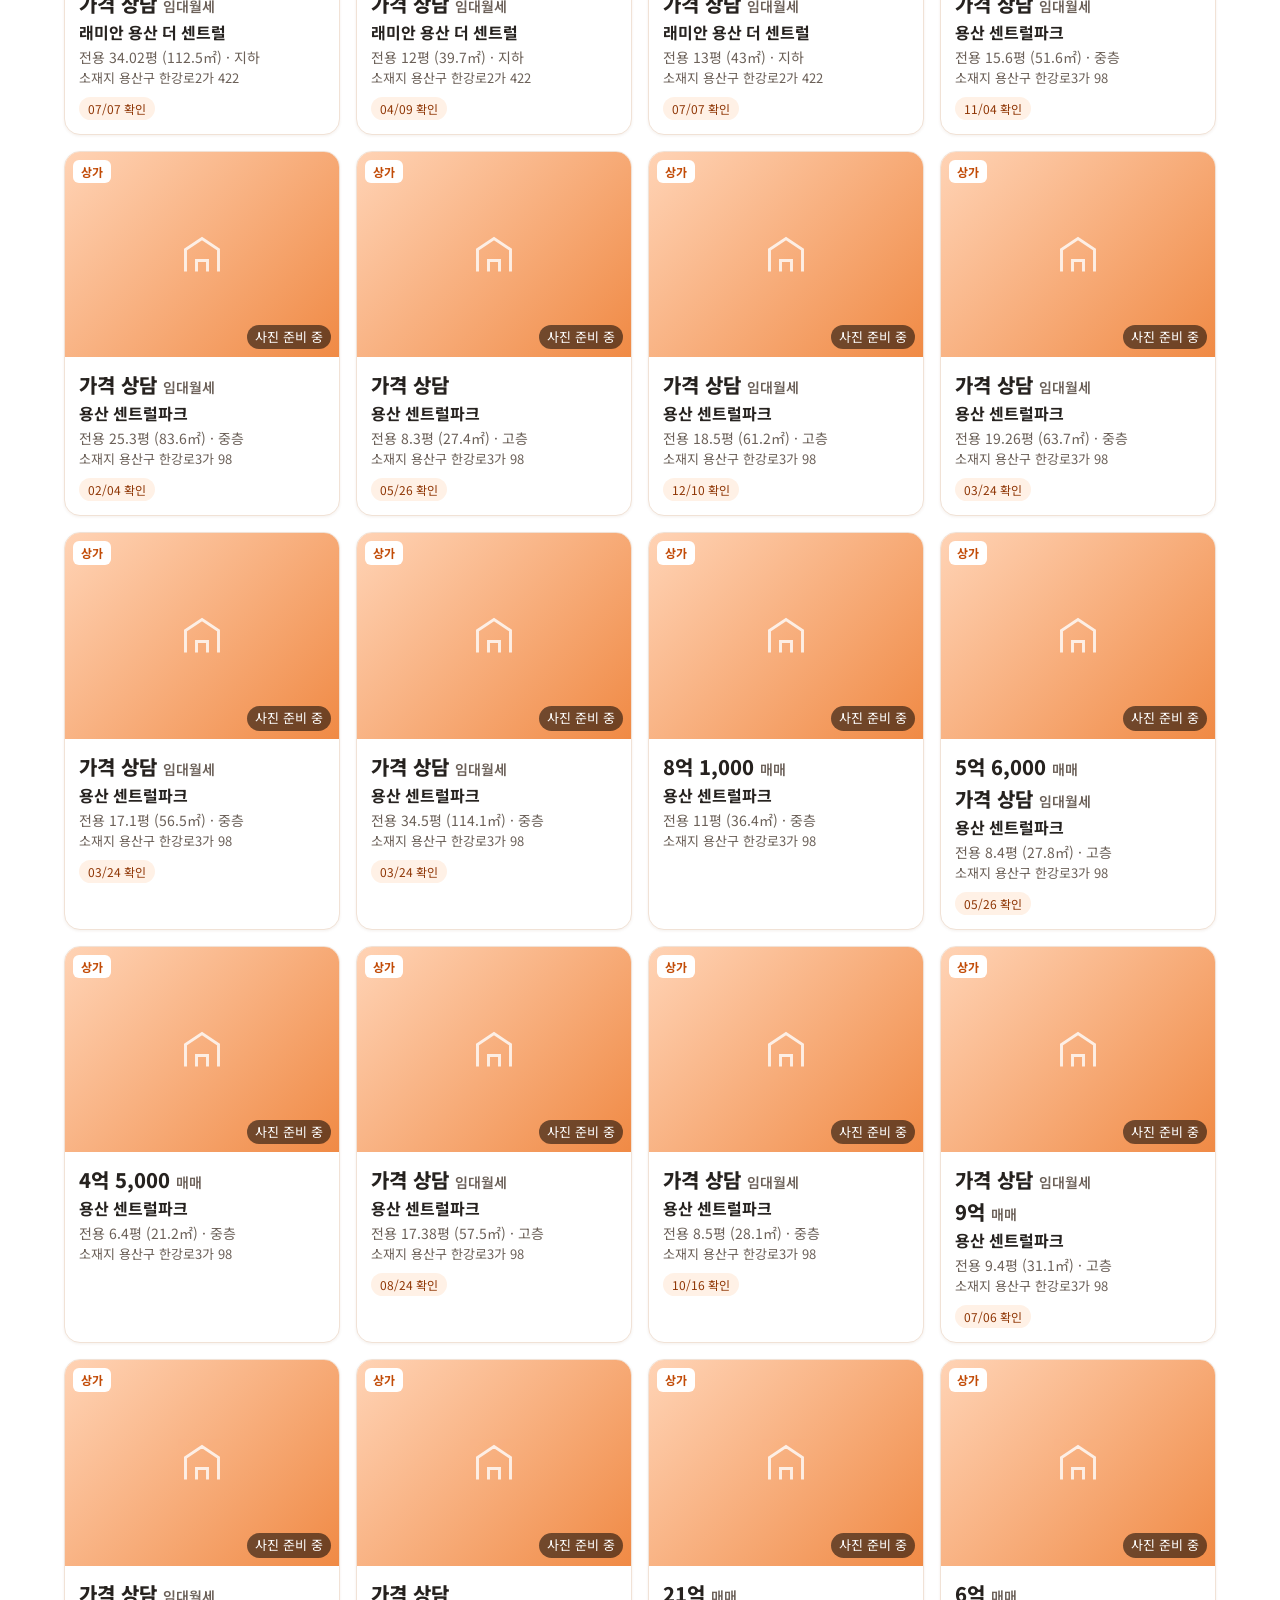
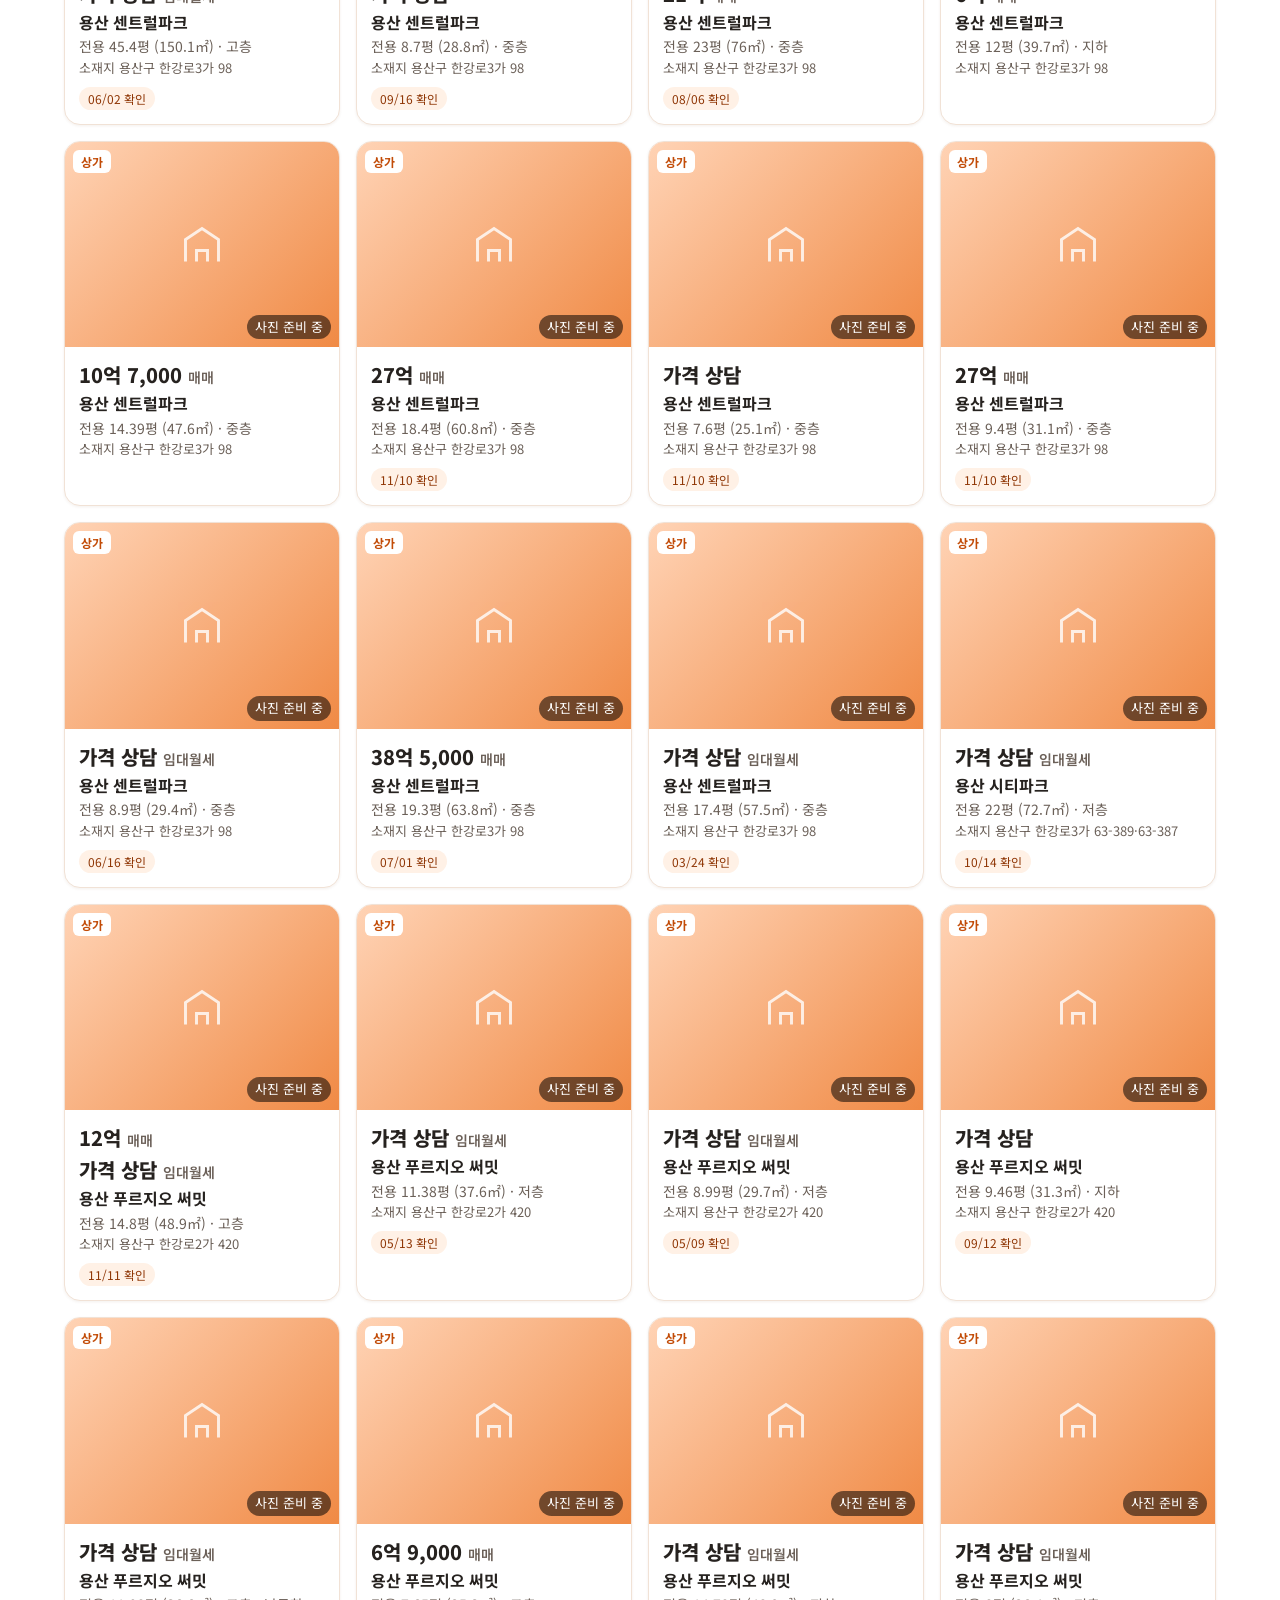
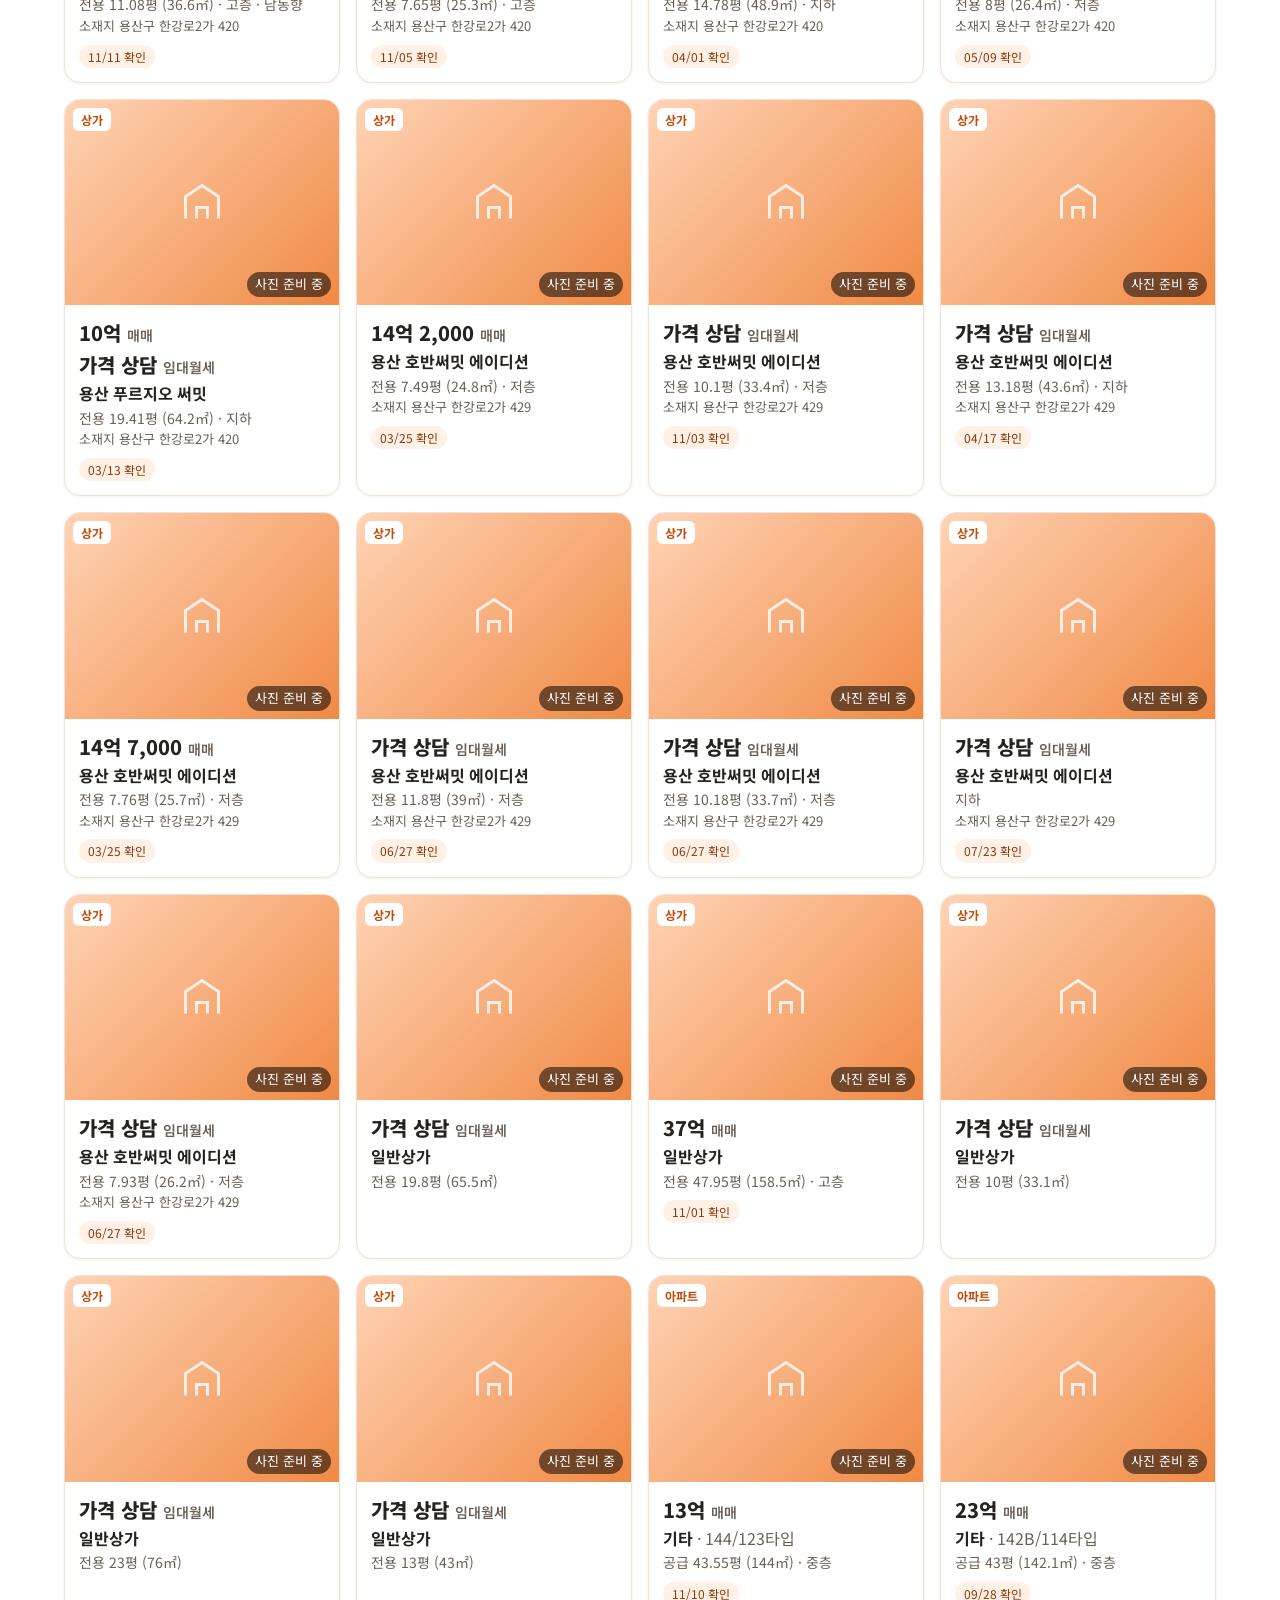
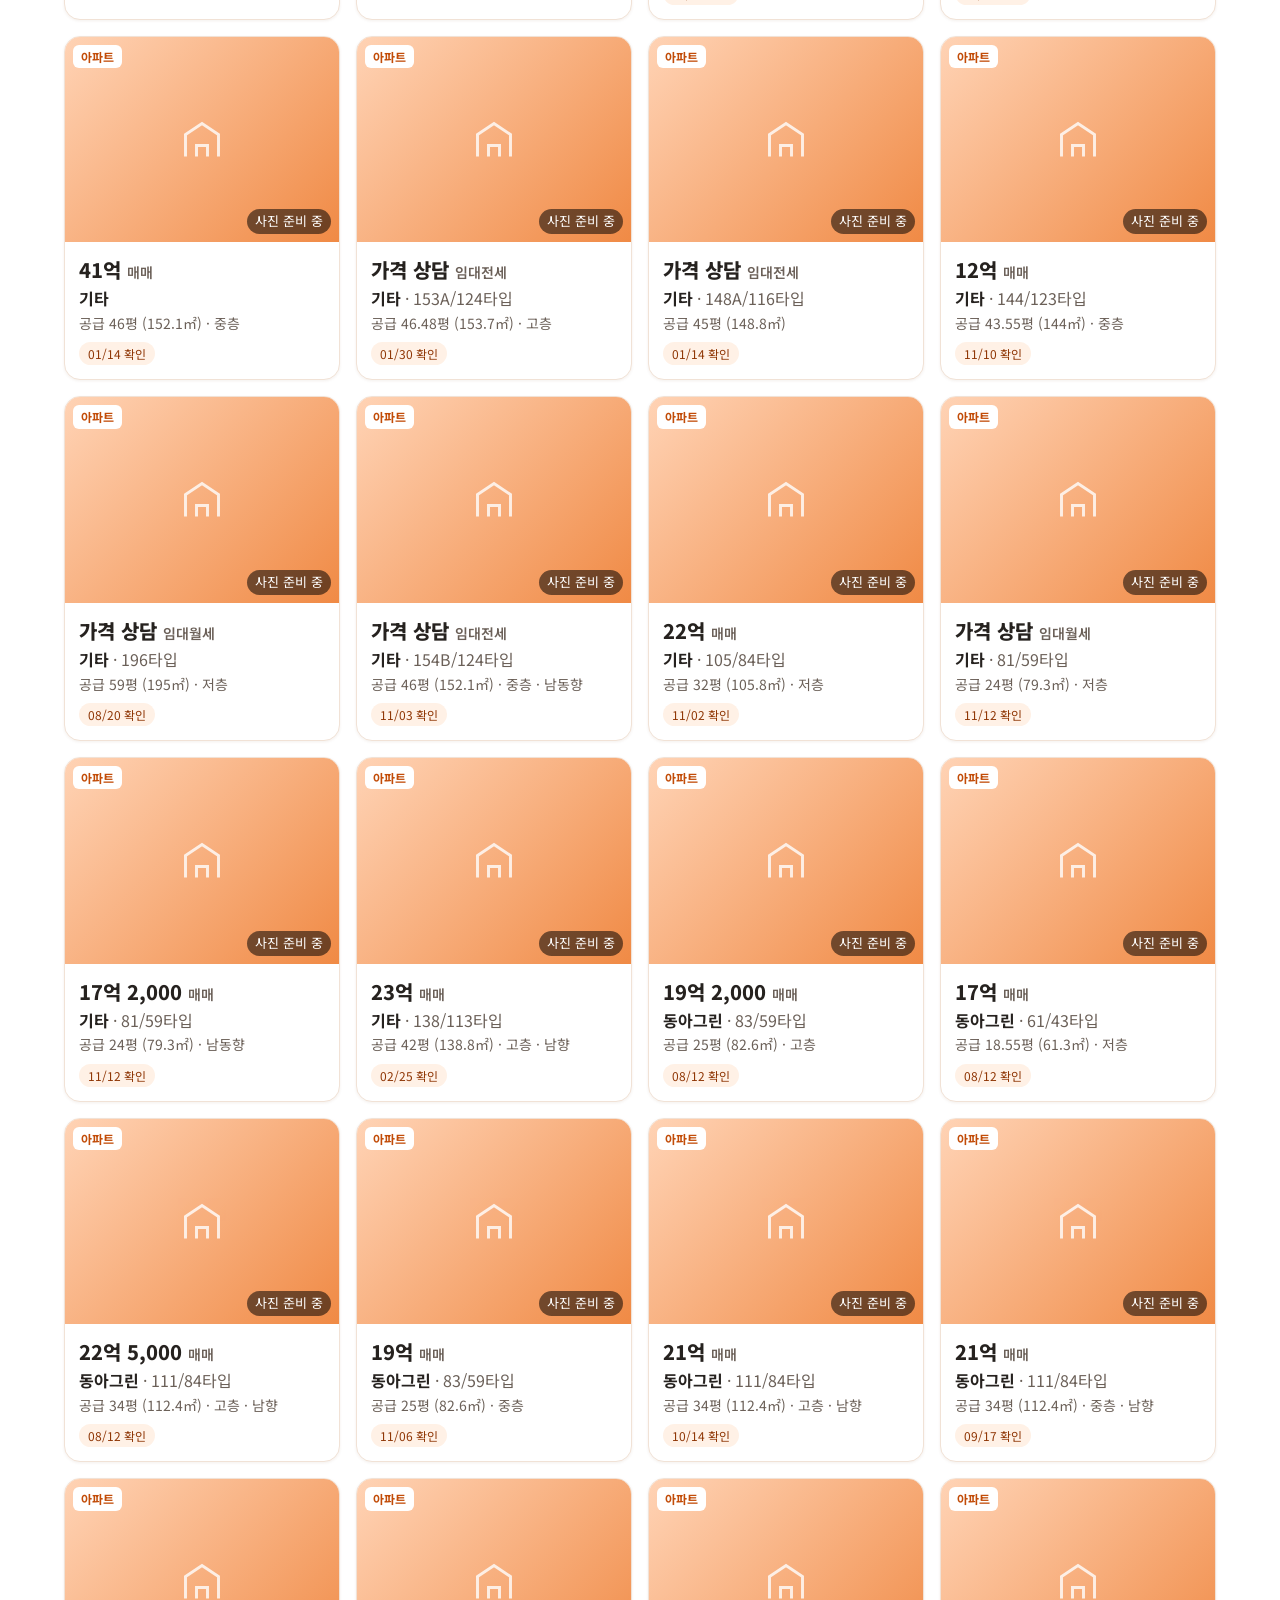
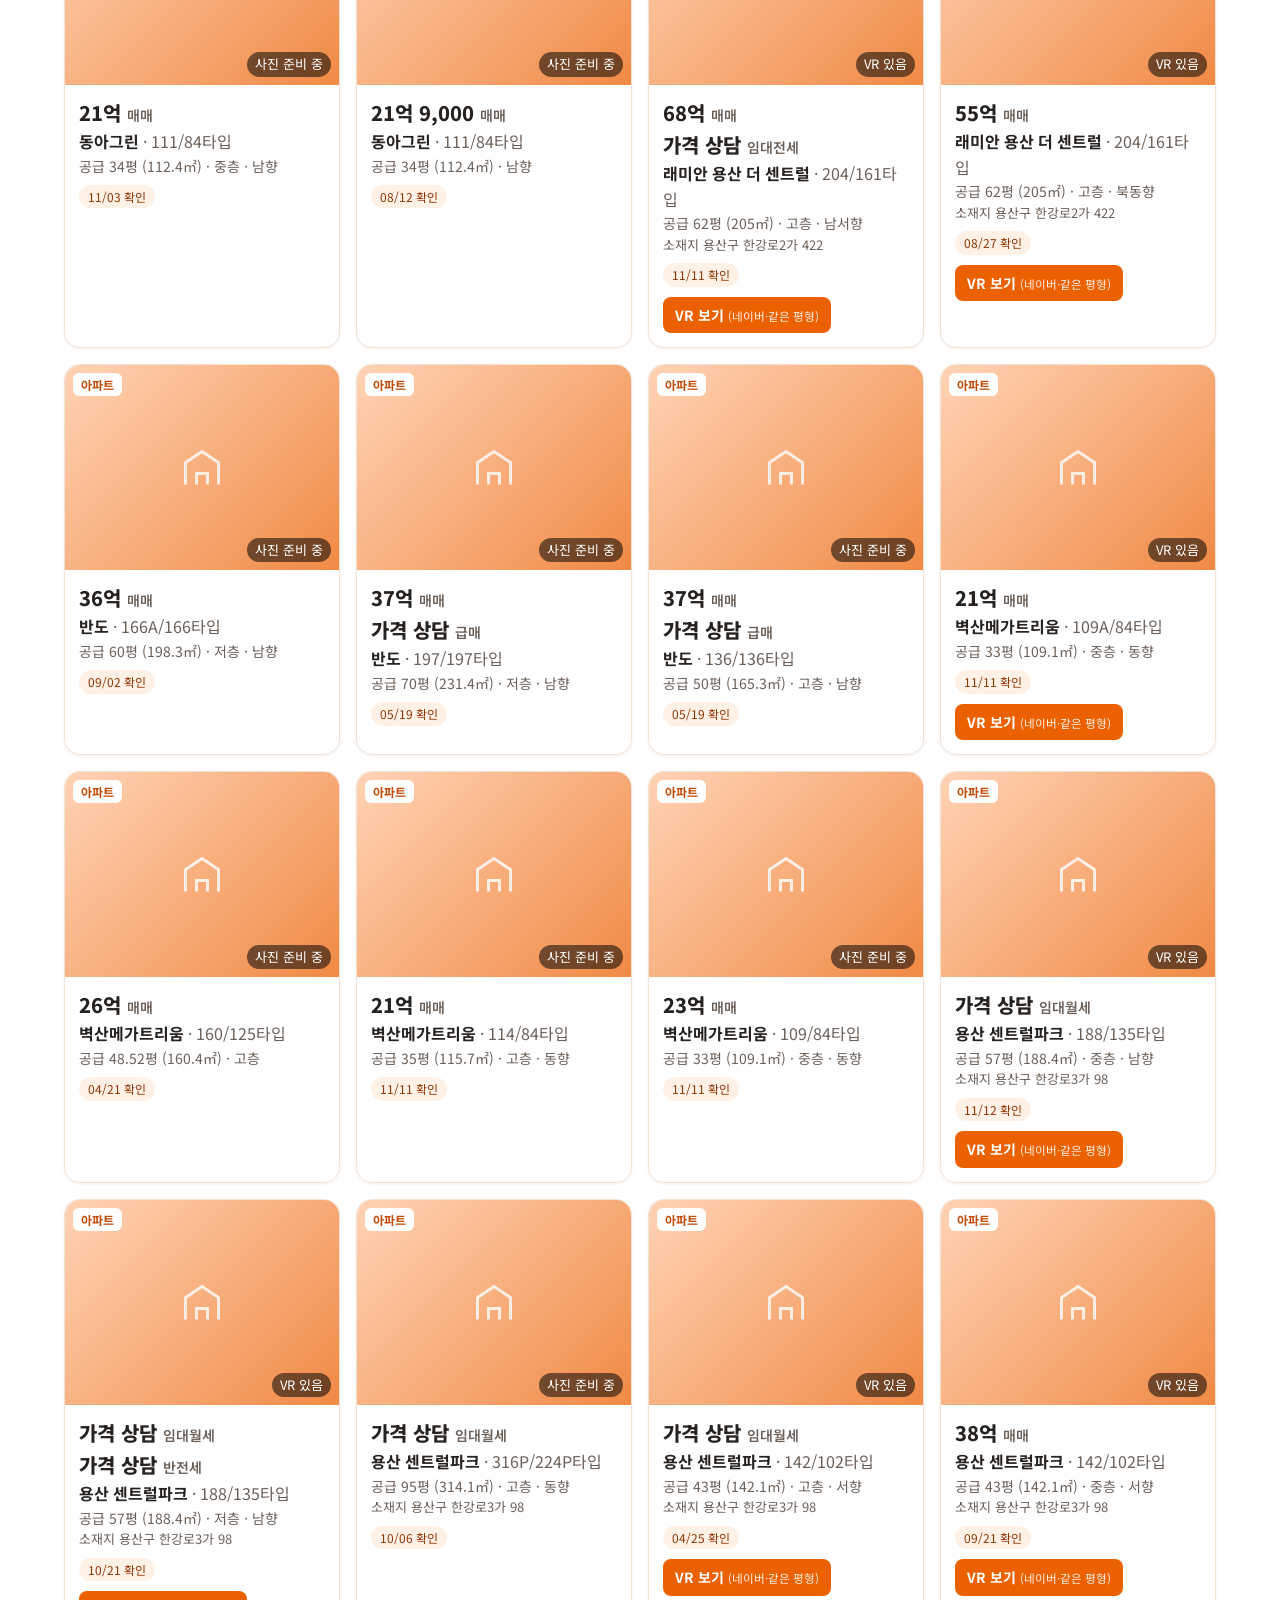
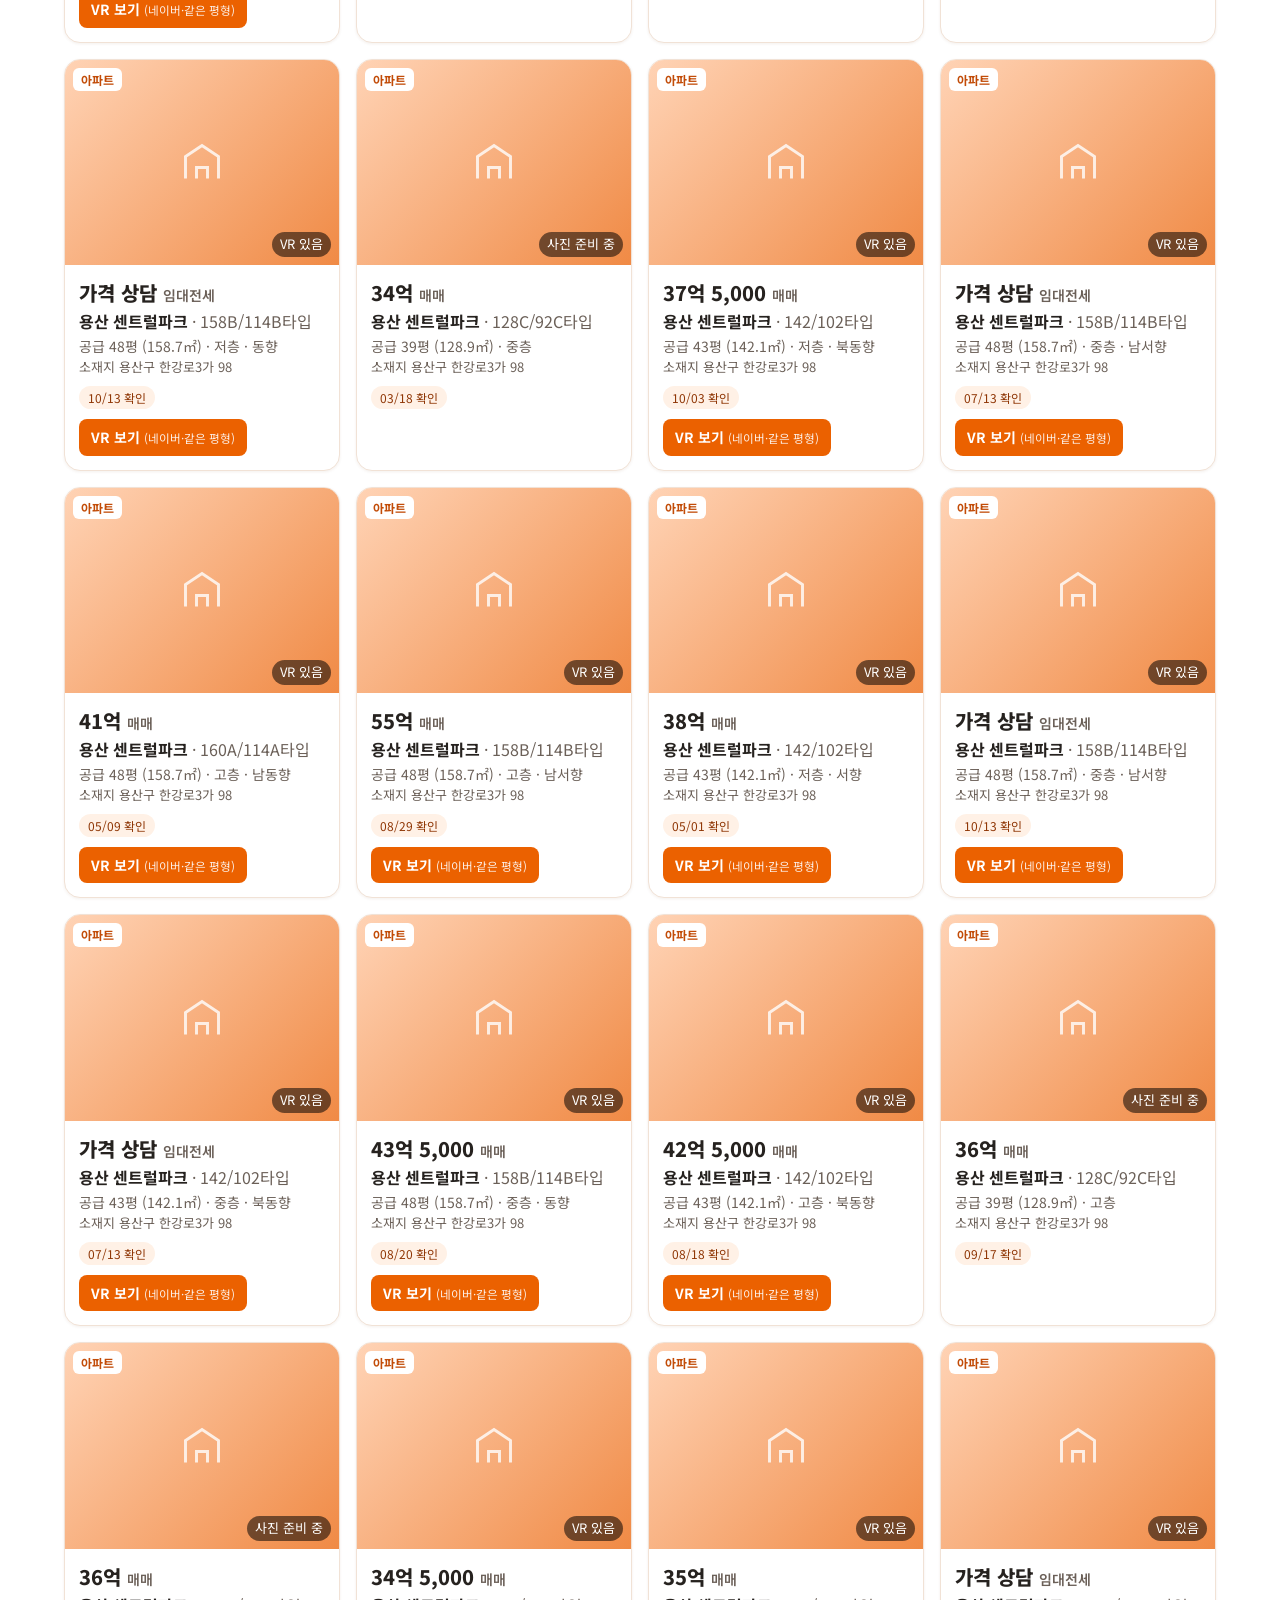
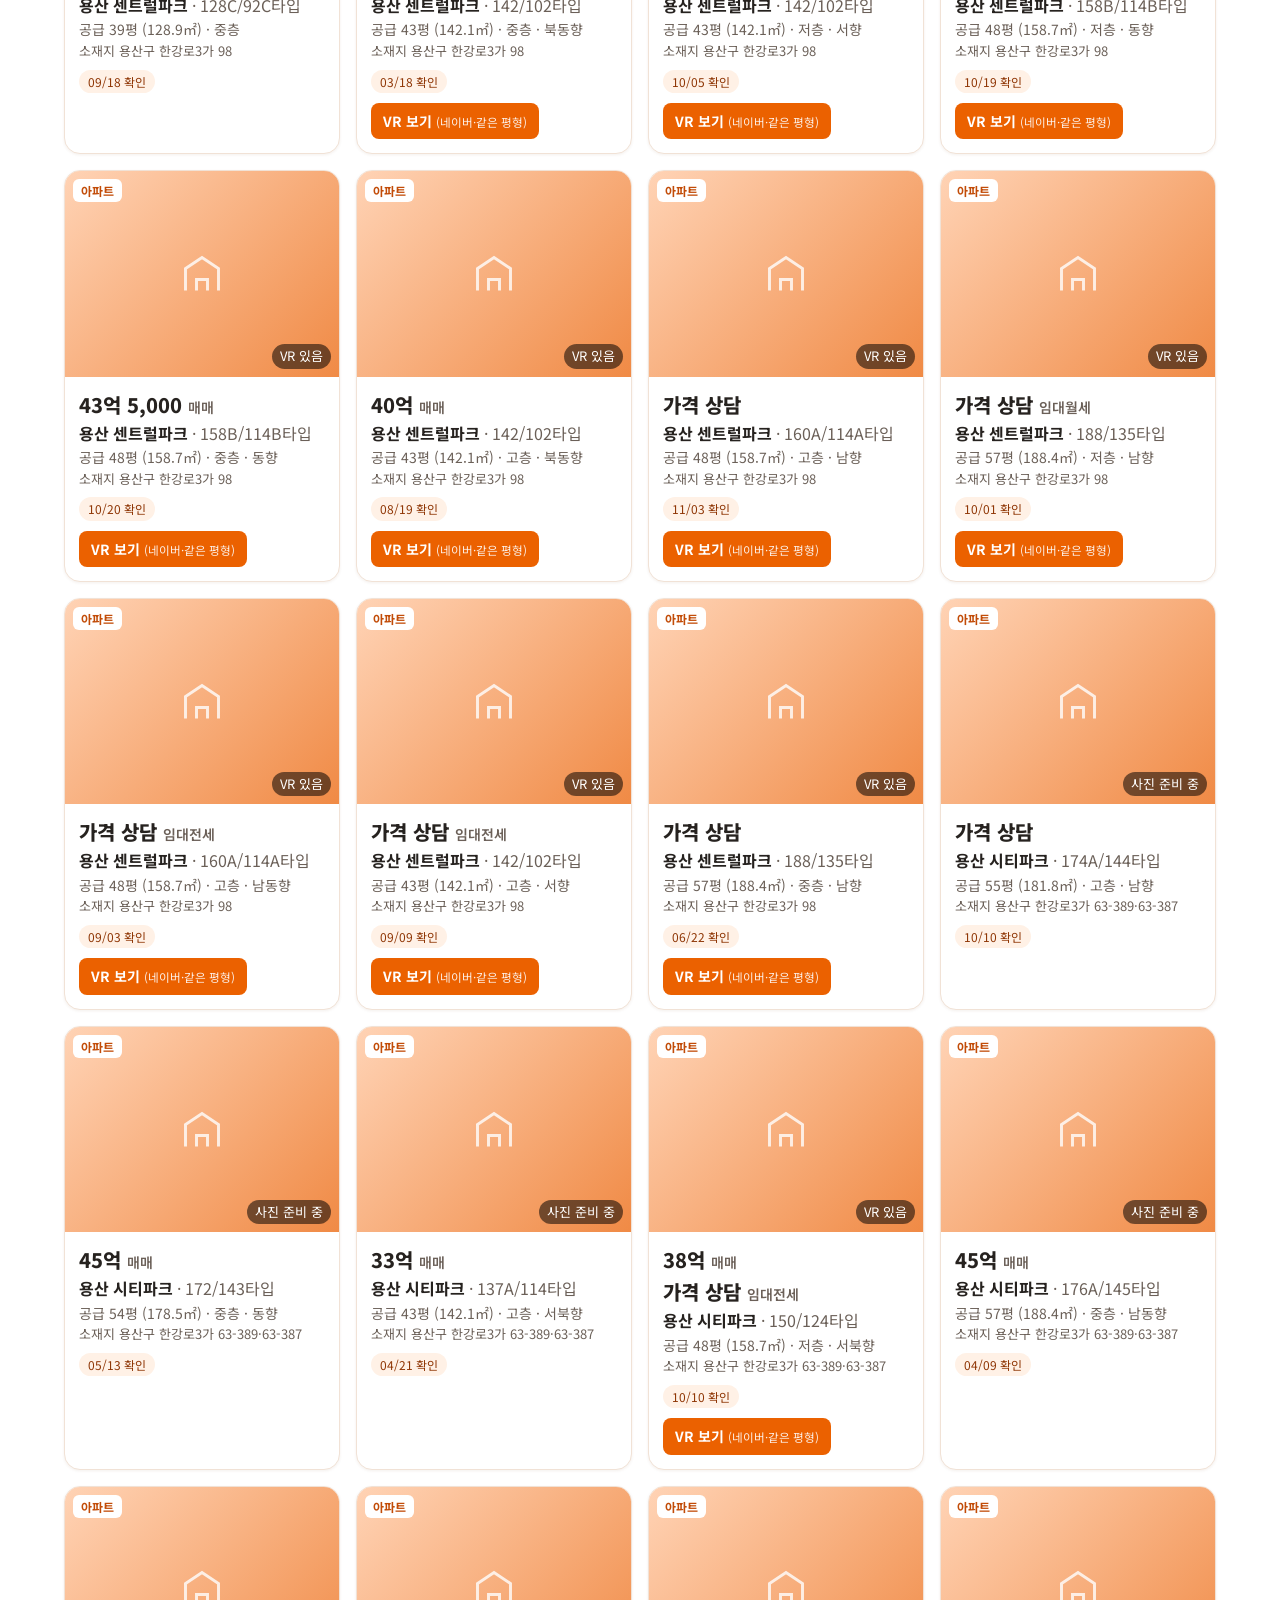
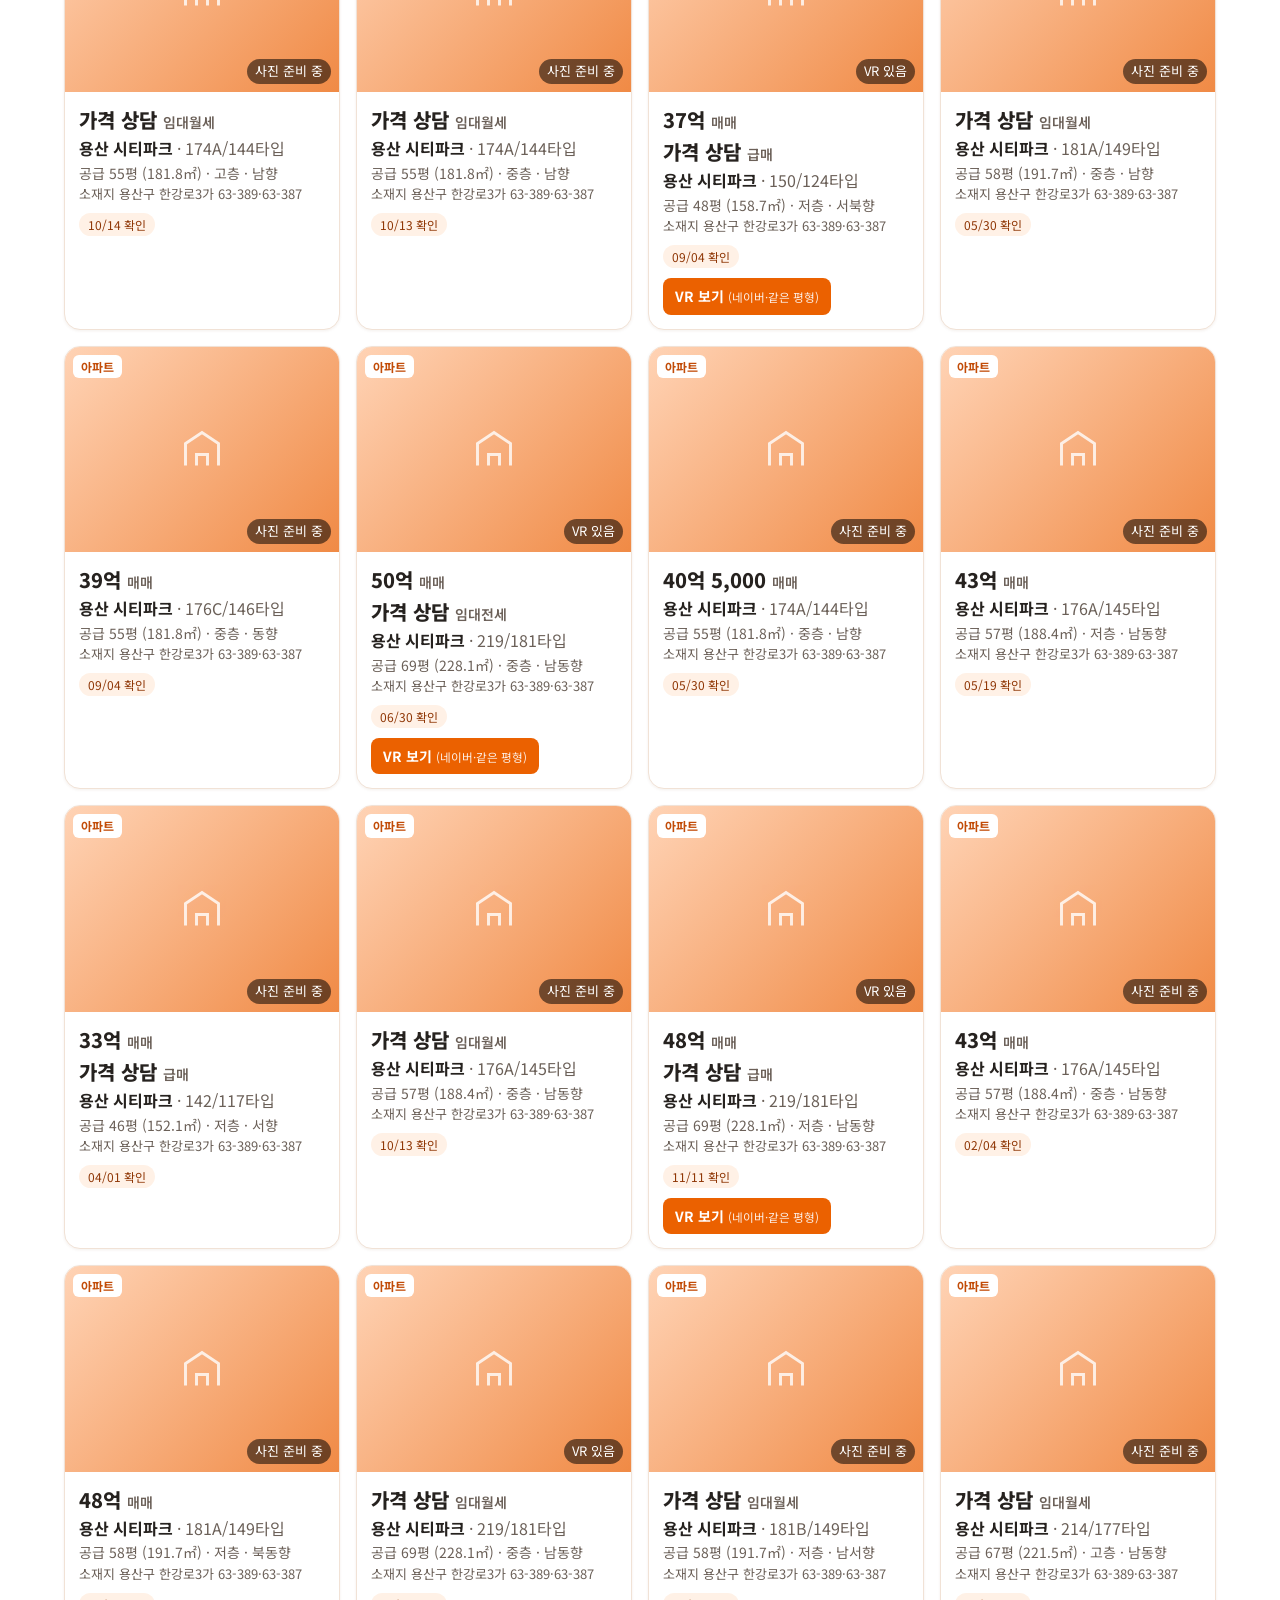
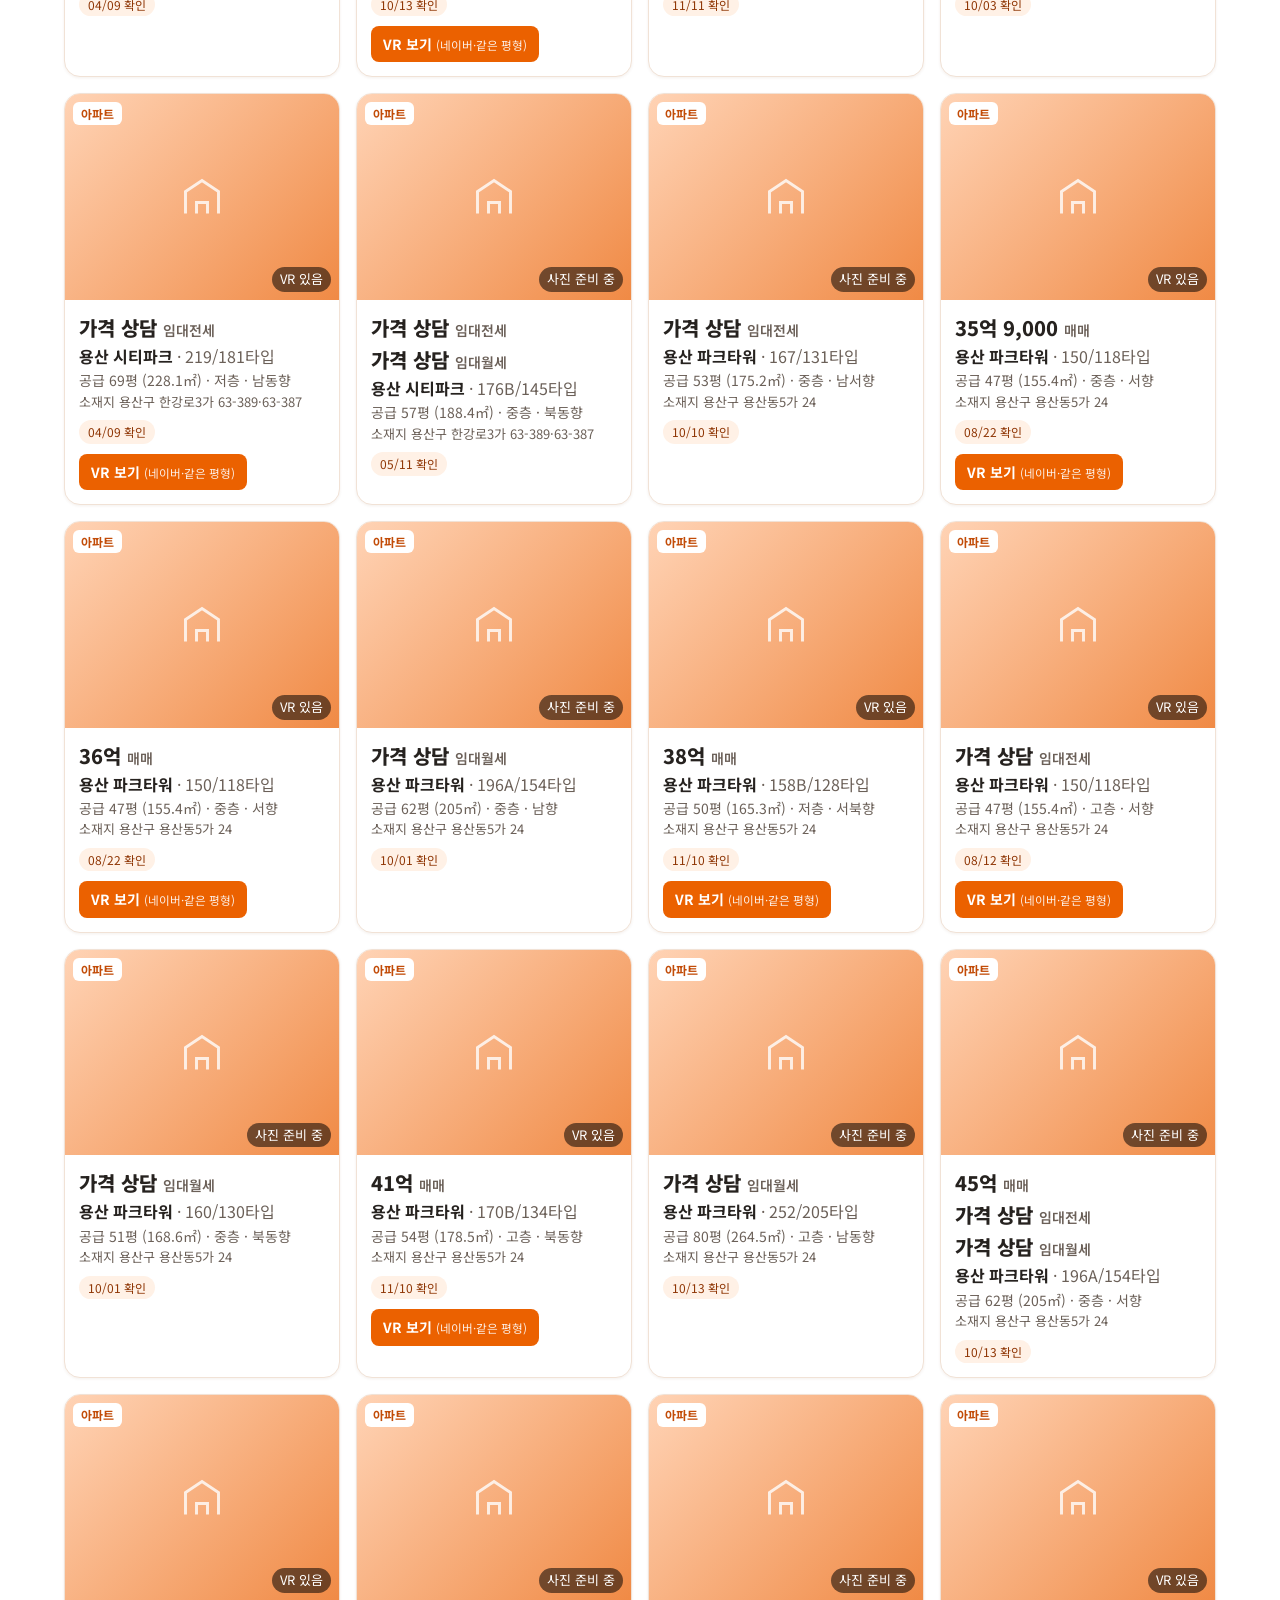
<file: listings.html>
<!doctype html>
<html lang="ko"><head><meta charset="utf-8"><meta name="viewport" content="width=device-width,initial-scale=1">
<title>매물 보기 | 용산 호반J부동산</title><meta name="robots" content="noindex,nofollow">
<meta name="description" content="용산 일대 오피스텔·아파트 매매·전세·월세 매물 목록.">
<script>try{var t=localStorage.getItem("theme");if(t)document.documentElement.dataset.theme=t}catch(e){}</script>
<link rel="stylesheet" href="assets/site.css?v=11131000"></head><body>
<main class="wrap"><section>
 <h2>매물 보기 <span class="mut" id="cnt"></span></h2>
 <p class="mut" style="margin-top:-6px">지금 거래 가능한 매물이에요. 정확한 호수는 공개하지 않고 층(저·중·고층)만 표시해요. 사진은 순서대로 올리는 중이에요.</p>
 <div class="search" style="margin-bottom:12px"><input id="q" placeholder="단지명·타입 검색 (사이트 안 검색)"><select id="sort"><option value="new">최신순</option><option value="low">가격 낮은순</option><option value="high">가격 높은순</option><option value="area">넓은 면적순</option></select></div>
 <div class="filters" id="cat"></div><div class="filters" id="deal"></div><div class="filters" id="cx"></div>
 <div class="grid" id="list"></div>
</section></main>
<script src="assets/site.js?v=11131000"></script>
<script>
let L=[],K='',D='',C='';const P=new URLSearchParams(location.search);D=P.get('deal')||'';const q=document.getElementById('q');q.value=P.get('q')||'';
const pv=x=>x.sale||x.jeonse||x.deposit||0;
function chipRow(el,vals,cur,set){el.innerHTML=['전체',...vals].map(v=>`<button class="${(v==='전체'?'':v)===cur?'on':''}">${v}</button>`).join('');el.querySelectorAll('button').forEach(b=>b.onclick=()=>{set(b.textContent==='전체'?'':b.textContent);draw()})}
function draw(){const cats=[...new Set(L.map(x=>x.cat))];chipRow(document.getElementById('cat'),cats,K,v=>{K=v;C=''});chipRow(document.getElementById('deal'),['매매','전세','월세'],D,v=>D=v);
 chipRow(document.getElementById('cx'),[...new Set(L.filter(x=>!K||x.cat===K).map(x=>x.complex))],C,v=>C=v);
 const w=q.value.trim().toLowerCase();let r=L.filter(x=>(!K||x.cat===K)&&(!D||(x.deals||[x.deal]).includes(D))&&(!C||x.complex===C)&&(!w||(x.complex+' '+(x.type||'')+' '+x.cat).toLowerCase().includes(w)));
 const s=document.getElementById('sort').value;r.sort((a,b)=>s==='low'?pv(a)-pv(b):s==='high'?pv(b)-pv(a):s==='area'?(b.pyeong||0)-(a.pyeong||0):0);
 document.getElementById('cnt').textContent=r.length+'건';document.getElementById('list').innerHTML=r.slice(0,300).map(x=>card(x)).join('')+(r.length>300?'<p class="mut">300건까지 보여 드려요. 단지나 조건을 골라 주세요.</p>':'')||'<p class="mut">조건에 맞는 매물이 없어요.</p>'}
q.oninput=draw;document.getElementById('sort').onchange=draw;loadListings().then(d=>{L=d;chrome('listings');draw()});</script>
</body></html>
</file>
<file: assets/site.css>
@import url("https://fonts.googleapis.com/css2?family=Noto+Sans+KR:wght@400;500;700;900&family=Noto+Serif+KR:wght@600;900&display=swap");
:root{--bg:#ffffff;--card:#fff;--ink:#26221f;--mut:#6b6058;--line:#f1e2d6;--brand:#EB6100;--acc:#c24c08;--acc2:#fff1e6;--soft:#fff6ef;--chipink:#8f3605;--warn:#EB6100;--r:16px;--ph:linear-gradient(135deg,#ffd3b5,#f08a45);--tag:#c24c08;--foot:#ffffff;--shadow:0 1px 3px rgba(120,60,20,.08);--disp:"Noto Serif KR",serif;--body:"Noto Sans KR","Apple SD Gothic Neo",sans-serif;--naver:#027a38}
/* 야간 모드: 버튼으로만 켬 */
/* 야간 모드: 기기 설정을 따르고, 버튼으로 바꾸면 그걸 기억 */
@media (prefers-color-scheme:dark){:root:not([data-theme="light"]){--bg:#17130f;--card:#211b16;--ink:#efe9e4;--mut:#a89d94;--line:#3a2f27;--brand:#EB6100;--acc:#ff9152;--acc2:#3a2516;--soft:#1f1812;--chipink:#ffb183;--warn:#c2500f;--naver:#5fd38f;--ph:linear-gradient(135deg,#8a4a24,#5a2c12);--tag:#d9560c;--foot:#1c1712;--shadow:0 4px 14px #0006}}
:root[data-theme="dark"]{--bg:#17130f;--card:#211b16;--ink:#efe9e4;--mut:#a89d94;--line:#3a2f27;--brand:#EB6100;--acc:#ff9152;--acc2:#3a2516;--soft:#1f1812;--chipink:#ffb183;--warn:#c2500f;--naver:#5fd38f;--ph:linear-gradient(135deg,#8a4a24,#5a2c12);--tag:#d9560c;--foot:#1c1712;--shadow:0 4px 14px #0006}
*{box-sizing:border-box}html,body{margin:0}body{background:var(--bg);color:var(--ink);font:16px/1.6 -apple-system,BlinkMacSystemFont,"Apple SD Gothic Neo","Noto Sans KR",sans-serif}
a{color:var(--acc)}img{max-width:100%}
.demo-bar{background:var(--warn);color:#fff;text-align:center;font-size:13px;padding:6px 16px}
header.top{position:sticky;top:0;z-index:5;background:var(--card);border-bottom:1px solid var(--line)}
.wrap{max-width:1080px;margin:0 auto;padding:0 16px}
header.top .wrap{display:flex;align-items:center;gap:16px;min-height:60px;flex-wrap:wrap}
.logo{font-weight:800;color:var(--ink);text-decoration:none;font-size:18px}.logo small{display:block;font-weight:500;font-size:12px;color:var(--mut)}
nav.main{display:flex;gap:4px;margin-left:auto;flex-wrap:wrap}nav.main a{padding:8px 12px;border-radius:8px;text-decoration:none;color:var(--ink);font-size:15px}
nav.main a.on,nav.main a:hover{background:var(--acc2);color:var(--acc)}
.hero{padding:48px 0 32px}.hero h1{font-size:clamp(26px,5vw,40px);line-height:1.25;margin:0 0 12px}.hero p{color:var(--mut);margin:0 0 20px;max-width:640px}
.search{display:flex;gap:8px;flex-wrap:wrap;background:var(--card);border:1px solid var(--line);border-radius:var(--r);padding:10px}
.search select,.search input,.search button,.gate input,.gate button{font:inherit;padding:10px 12px;border:1px solid var(--line);border-radius:8px;background:var(--bg);color:var(--ink);min-width:0}
.search input{flex:1 1 180px}.search button,.gate button,.btn{background:var(--acc);color:#fff;border:0;cursor:pointer;font-weight:600;text-decoration:none;display:inline-block;padding:10px 16px;border-radius:8px}
section{padding:28px 0}h2{font-size:22px;margin:0 0 14px}.mut{color:var(--mut)}
.grid{display:grid;grid-template-columns:repeat(auto-fill,minmax(250px,1fr));gap:16px}
.card{background:var(--card);border:1px solid var(--line);border-radius:var(--r);overflow:hidden;display:flex;flex-direction:column}
.ph{aspect-ratio:4/3;position:relative;display:flex;align-items:center;justify-content:center;color:#fff;font-size:13px}
.ph .cnt{position:absolute;right:8px;bottom:8px;background:#0008;padding:2px 8px;border-radius:99px}
.ph .tag{position:absolute;left:8px;top:8px;background:#fff;color:#111;padding:2px 8px;border-radius:6px;font-weight:700;font-size:12px}
.card .b{padding:12px 14px 14px}.price{font-size:20px;font-weight:800}.price small{font-size:14px;font-weight:600;color:var(--mut)}
.chips{display:flex;gap:6px;flex-wrap:wrap;margin-top:8px}.chip{font-size:12px;background:var(--acc2);color:var(--acc);border-radius:99px;padding:2px 9px}
.filters{display:flex;gap:8px;flex-wrap:wrap;margin-bottom:14px}.filters button{font:inherit;font-size:14px;border:1px solid var(--line);background:var(--card);color:var(--ink);border-radius:99px;padding:6px 14px;cursor:pointer}
.filters button.on{background:var(--acc);border-color:var(--acc);color:#fff}
.box{background:var(--card);border:1px solid var(--line);border-radius:var(--r);padding:18px}
.cols{display:grid;grid-template-columns:repeat(auto-fit,minmax(260px,1fr));gap:16px}
.legal{font-size:12px;color:var(--mut);border-top:1px solid var(--line);margin-top:10px;padding-top:8px}
footer{border-top:1px solid var(--line);background:var(--card);margin-top:40px;padding:24px 0;font-size:13px;color:var(--mut)}
.gate{max-width:380px;margin:60px auto;text-align:center}.gate input{width:100%;margin:10px 0;text-align:center;letter-spacing:4px;font-size:20px}
.note{background:var(--acc2);border-radius:var(--r);padding:14px 16px;margin-bottom:16px}
dl.spec{display:grid;grid-template-columns:auto 1fr;gap:4px 12px;margin:8px 0 0;font-size:14px}dl.spec dt{color:var(--mut)}dl.spec dd{margin:0}
.faq details{background:var(--card);border:1px solid var(--line);border-radius:10px;padding:12px 14px;margin-bottom:8px}.faq summary{cursor:pointer;font-weight:600}
table.t{width:100%;border-collapse:collapse;font-size:14px}table.t th,table.t td{border-bottom:1px solid var(--line);padding:8px 6px;text-align:left}
@media (max-width:600px){nav.main{margin-left:0;width:100%;overflow-x:auto;flex-wrap:nowrap}.hero{padding:28px 0 20px}}


/* ---- D안 (용산 호반J부동산, 브랜드 주황 #EB6100) ---- */
body{font-family:var(--body)}
h1,h2,.disp{font-family:var(--disp)}
.wrap{max-width:1200px;padding:0 24px}
.demo-bar{background:var(--brand)}
header.top{border-bottom:3px solid var(--brand)}
header.top .wrap{min-height:72px;gap:12px 20px}
.logo img{height:46px;width:auto;display:block}
nav.main{margin-left:0;flex:1;justify-content:center;gap:4px;font-weight:700}
nav.main>a,nav.main summary{padding:10px 14px;border-radius:10px;font-size:16px;color:var(--ink);text-decoration:none;cursor:pointer}
nav.main>a.on,nav.main>a:hover,nav.main summary:hover,details.dd.on>summary{color:var(--acc);background:transparent}
details.dd{position:relative}details.dd summary{list-style:none;display:flex;align-items:center;gap:4px}
details.dd summary::-webkit-details-marker{display:none}
details.dd summary::after{content:"";width:7px;height:7px;border:solid currentColor;border-width:0 2px 2px 0;transform:rotate(45deg);margin:-4px 0 0 4px}
details.dd .menu{position:absolute;top:100%;left:0;z-index:20;background:var(--card);border:1px solid var(--line);border-top:3px solid var(--brand);border-radius:0 0 12px 12px;box-shadow:0 8px 24px rgba(120,60,20,.12);padding:8px;min-width:170px;display:flex;flex-direction:column}
details.dd .menu a{color:var(--ink);text-decoration:none;font-weight:500;font-size:15px;padding:10px 12px;border-radius:8px}
details.dd .menu a:hover{background:var(--acc2);color:var(--acc)}
.hbtn{display:flex;gap:8px;flex-wrap:wrap}
.pill{border:1px solid var(--brand);color:var(--acc);text-decoration:none;font-weight:700;font-size:14px;padding:8px 14px;border-radius:99px;background:var(--card)}
.pill.naver{border-color:#03a94d;color:var(--naver)}
.btn,.search button,.gate button{background:var(--brand);font-weight:900;border-radius:10px}
.search,.box,.faq details,.note{border-radius:var(--r)}
.card{border:1px solid var(--line);box-shadow:var(--shadow)}
.ph{background:var(--ph)!important}.ph .tag{color:var(--tag)}
.chip{color:var(--chipink);background:var(--acc2)}
.filters button.on{background:var(--brand);border-color:var(--brand)}
footer{background:var(--foot);border-top:1px solid var(--line)}
/* 홈 */
.band{background:var(--soft)}
.home section{padding:72px 0}
.kick{color:var(--acc);font-weight:700;font-size:13px;letter-spacing:.16em}
.sh{display:flex;flex-direction:column;align-items:center;text-align:center;gap:8px;margin-bottom:32px}
.sh h2{font-size:clamp(26px,4vw,34px);font-weight:900;margin:0}.sh p{margin:0;color:var(--mut)}
.hero2{padding:56px 0 64px!important}
.badges{display:flex;flex-wrap:wrap;gap:8px}
.badge{background:var(--card);border:1px solid #f6c7a4;color:var(--chipink);font-size:13px;font-weight:700;padding:6px 12px;border-radius:99px;text-decoration:none}
.badge.naver{border-color:#a9dfbd;color:var(--naver)}
.hero2 h1{font-size:clamp(30px,5.2vw,50px);line-height:1.3;font-weight:900;letter-spacing:-.02em;margin:22px 0 16px}
.hero2 h1 em{font-style:normal;color:var(--brand)}
.hero2 .lead{font-size:18px;line-height:1.8;color:var(--mut);margin:0 0 22px}
.cta{display:flex;flex-wrap:wrap;gap:10px;margin-bottom:22px}
.cta a{text-decoration:none;font-weight:900;padding:15px 22px;border-radius:10px;font-size:18px}
.cta .main{background:var(--brand);color:#fff}.cta .nv{background:var(--card);border:1px solid #03a94d;color:var(--naver);font-weight:700;font-size:17px}
.phones{display:flex;flex-wrap:wrap;gap:12px 28px}
.ph1{display:flex;align-items:center;gap:8px;flex-wrap:wrap}.ph1 b{font-size:22px;font-weight:900}
.call,.sms{text-decoration:none;font-weight:900;font-size:15px;padding:9px 16px;border-radius:99px}
.call{background:var(--brand);color:#fff}.sms{border:1px solid var(--brand);color:var(--acc);background:var(--card)}
.stats{display:grid;grid-template-columns:repeat(auto-fit,minmax(200px,1fr));gap:16px;margin-top:40px}
.stat{background:var(--card);border-radius:14px;padding:22px;display:flex;flex-direction:column;align-items:center;gap:4px;box-shadow:var(--shadow)}
.stat b{font-size:32px;font-weight:900}.stat b small{font-size:16px;color:var(--acc)}.stat span{font-size:14px;color:var(--mut)}
.cxg{display:grid;grid-template-columns:repeat(auto-fill,minmax(240px,1fr));gap:14px}
.cx{background:var(--card);border:1px solid var(--line);border-left:4px solid var(--brand);border-radius:10px;padding:16px 18px;display:flex;align-items:center;justify-content:space-between;gap:12px;text-decoration:none;color:var(--ink)}
.cx:hover{box-shadow:0 4px 14px rgba(120,60,20,.12)}
.cx strong{font-size:17px;display:block}.cx small{font-size:13px;color:var(--mut)}
.cx .n{flex-shrink:0;background:var(--acc2);color:var(--chipink);font-weight:900;font-size:15px;padding:6px 12px;border-radius:99px}
.cxnote{text-align:center;font-size:14px;color:var(--mut);margin:20px 0 0}
.g3{display:grid;grid-template-columns:repeat(auto-fit,minmax(280px,1fr));gap:20px}
.g4{display:grid;grid-template-columns:repeat(auto-fit,minmax(230px,1fr));gap:16px}
.pc{background:var(--card);border-radius:16px;padding:30px;display:flex;flex-direction:column;gap:12px;box-shadow:var(--shadow)}
.pc .ic{width:52px;height:52px;border-radius:12px;background:var(--brand);display:flex;align-items:center;justify-content:center}
.pc h3{margin:0;font-size:20px}.pc p{margin:0;font-size:15px;line-height:1.75;color:var(--mut)}
.pc .ck{border-top:1px dashed var(--line);padding-top:14px;font-size:14px;font-weight:700}
.st{background:var(--card);border:1px solid var(--line);border-radius:14px;padding:26px;display:flex;flex-direction:column;gap:10px}
.st .no{font-family:var(--disp);font-size:36px;font-weight:900;color:var(--brand)}
.st h3{margin:0;font-size:18px}.st p{margin:0;font-size:14px;line-height:1.75;color:var(--mut)}
.st .ck{border-top:1px solid var(--line);padding-top:12px;font-size:13px;font-weight:700;color:var(--chipink)}
.contact{background:var(--acc2)}
.cwrap{display:flex;flex-wrap:wrap;gap:48px}
.cinfo{flex:1 1 380px;display:flex;flex-direction:column;gap:18px}
.cinfo h2{font-size:clamp(28px,4vw,36px);line-height:1.35;font-weight:900;margin:0}.cinfo h2 em{font-style:normal;color:var(--brand)}
.cinfo .lb{font-size:13px;color:var(--mut);display:block;margin-bottom:4px}
form.ask{flex:1 1 500px;background:var(--card);border-radius:18px;padding:30px;display:flex;flex-direction:column;gap:16px;box-shadow:0 6px 24px rgba(120,60,20,.10)}
.tabs{display:grid;grid-template-columns:1fr 1fr;gap:6px;background:var(--acc2);padding:6px;border-radius:10px}
.tabs button{font:inherit;border:0;padding:12px;border-radius:8px;font-weight:700;font-size:15px;background:transparent;color:var(--mut);cursor:pointer}
.tabs button.on{background:var(--brand);color:#fff;font-weight:900}
.fg{display:grid;grid-template-columns:repeat(auto-fit,minmax(200px,1fr));gap:14px}
form.ask label{display:flex;flex-direction:column;gap:6px;font-size:13px;font-weight:700}
form.ask input,form.ask select,form.ask textarea{font:inherit;font-size:15px;padding:12px;border:1px solid var(--line);border-radius:8px;background:var(--bg);color:var(--ink)}
form.ask .agree{flex-direction:row;align-items:center;gap:8px;font-weight:500;color:var(--mut)}
form.ask button[type=submit]{font:inherit;background:var(--brand);color:#fff;border:0;padding:15px;border-radius:10px;font-weight:900;font-size:19px;cursor:pointer}
form.ask .hint{font-size:13px;color:var(--mut);margin:-6px 0 0}
@media (max-width:760px){header.top .wrap{padding-top:8px;padding-bottom:8px}.logo img{height:38px}nav.main{order:3;width:100%;flex:0 0 100%;justify-content:space-between}nav.main>a,nav.main summary{padding:8px 8px;font-size:15px}.hbtn{margin-left:auto}.home section{padding:52px 0}.wrap{padding:0 16px}}
@media (max-width:420px){.hbtn .pill:first-child{display:none}}

.logo .dk{display:none}:root[data-theme="dark"] .logo .lt{display:none}:root[data-theme="dark"] .logo .dk{display:block}
@media (prefers-color-scheme:dark){:root:not([data-theme="light"]) .logo .lt{display:none}:root:not([data-theme="light"]) .logo .dk{display:block}:root:not([data-theme="light"]) .badge{background:var(--card)}:root:not([data-theme="light"]) form.ask .hint.ok{color:#5fd38f}:root:not([data-theme="light"]) form.ask .hint.bad{color:#ff8a80}}
.theme{font:inherit;display:flex;align-items:center;gap:6px;border:1px solid var(--line);background:var(--card);color:var(--ink);font-weight:700;font-size:14px;padding:7px 12px;border-radius:99px;cursor:pointer}
:root[data-theme="dark"] .badge{background:var(--card)}
:root[data-theme="dark"] .cx,:root[data-theme="dark"] .st{border-color:var(--line)}
@media (max-width:420px){.theme span{display:none}}
form.ask .hint.ok{color:#027a38;font-weight:700}form.ask .hint.bad{color:#b42318;font-weight:700}
:root[data-theme="dark"] form.ask .hint.ok{color:#5fd38f}:root[data-theme="dark"] form.ask .hint.bad{color:#ff8a80}

.cmap{border-radius:14px;overflow:hidden;border:1px solid var(--line);aspect-ratio:16/10;background:var(--card)}
.cmap iframe{width:100%;height:100%;border:0;display:block}
.maplinks{display:flex;flex-wrap:wrap;gap:8px}
form.ask .cap{display:flex;flex-wrap:wrap;align-items:center;gap:10px}
form.ask .cap img{width:160px;height:50px;border-radius:8px;border:1px solid var(--line);background:#f4efe9}
form.ask .cap .re{font:inherit;font-size:13px;font-weight:700;padding:10px 12px;border:1px solid var(--line);border-radius:8px;background:var(--bg);color:var(--ink);cursor:pointer}
form.ask .cap input{flex:1 1 140px;min-width:0;letter-spacing:.2em}

.vrbtn{display:inline-block;margin-top:10px;padding:7px 12px;border-radius:8px;background:#EB6100;color:#fff;font-weight:700;font-size:14px;text-decoration:none}.vrbtn small{font-weight:400;opacity:.9}.vrbtn:hover{filter:brightness(.95)}
</file>
